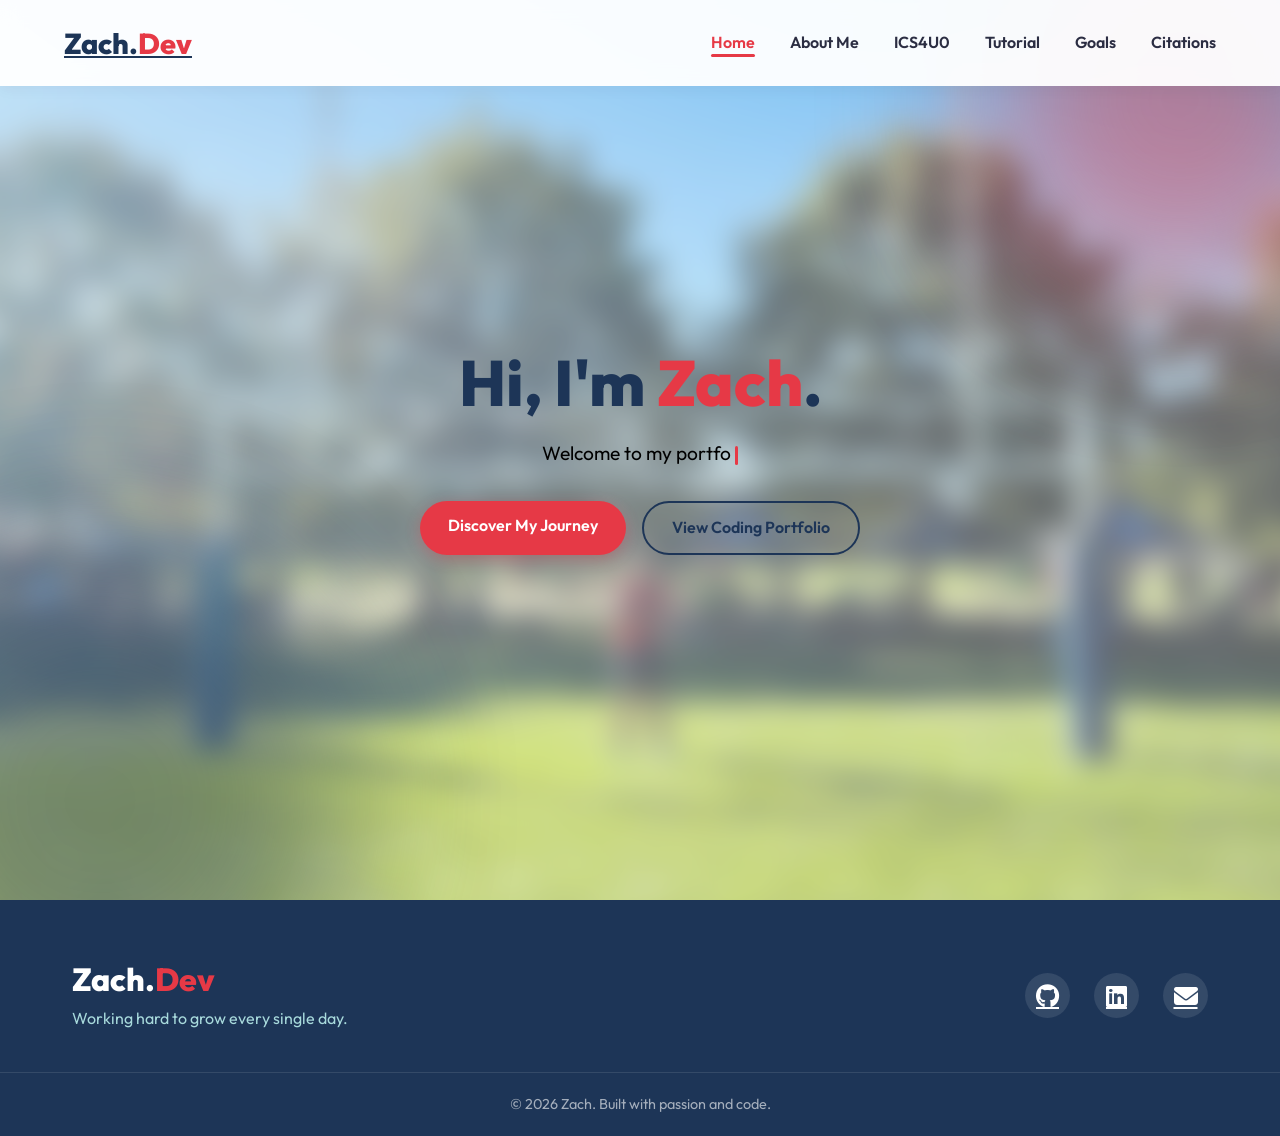
<file: index.html>
<!DOCTYPE html>
<html lang="en">

<head>
    <meta charset="UTF-8">
    <meta name="viewport" content="width=device-width, initial-scale=1.0">
    <meta name="description" content="Zach's Portfolio - Music, Cultural Dance, Teams, and ICS4U0 Programming Journey.">
    <title>Zach | Home</title>
    <!-- Google Fonts -->
    <link rel="preconnect" href="https://fonts.googleapis.com">
    <link rel="preconnect" href="https://fonts.gstatic.com" crossorigin>
    <link
        href="https://fonts.googleapis.com/css2?family=Outfit:wght@300;400;600;800&family=Roboto+Mono:wght@400;600&display=swap"
        rel="stylesheet">
    <!-- FontAwesome for Icons -->
    <link rel="stylesheet" href="https://cdnjs.cloudflare.com/ajax/libs/font-awesome/6.4.0/css/all.min.css">
    <link rel="stylesheet" href="style.css">
</head>

<body>
    <!-- Navbar -->
    <header class="navbar">
        <a href="index.html" class="logo">Zach.<span>Dev</span></a>
        <button class="mobile-menu-btn" aria-label="Toggle navigation">
            <i class="fa-solid fa-bars"></i>
        </button>
        <nav class="nav-links">
            <a href="index.html" class="active">Home</a>
            <a href="about.html">About Me</a>
            <a href="ics4u0.html">ICS4U0</a>
            <a href="tutorial.html">Tutorial</a>
            <a href="goals.html">Goals</a>
            <a href="bibliography.html">Citations</a>
        </nav>
    </header>

    <!-- Hero Section -->
    <section id="hero" class="hero section">
        <div class="hero-content reveal">
            <h1>Hi, I'm <span class="highlight">Zach</span>.</h1>
            <p>Welcome to my portfolio. I am a grade 11 student who is passionate about academics, technology,
                athletics, and music.</p>
            <div class="hero-buttons">
                <a href="about.html" class="btn btn-primary">Discover My Journey</a>
                <a href="ics4u0.html" class="btn btn-secondary">View Coding Portfolio</a>
            </div>
        </div>
        <div class="hero-shapes">
            <div class="shape shape-1"></div>
            <div class="shape shape-2"></div>
        </div>
    </section>

    <!-- Footer -->
    <footer class="footer">
        <div class="container footer-content">
            <div class="footer-brand">
                <h3>Zach.<span>Dev</span></h3>
                <p>Working hard to grow every single day.</p>
            </div>
            <div class="footer-socials">
                <a href="https://github.com/zachr54" target="_blank" rel="noopener noreferrer" aria-label="GitHub"><i class="fa-brands fa-github"></i></a>
                <a href="https://www.linkedin.com/in/zachary-rusafov/" target="_blank" rel="noopener noreferrer" aria-label="LinkedIn"><i class="fa-brands fa-linkedin"></i></a>
                <a href="mailto:zachary.rusafov@gmail.com" aria-label="Email"><i class="fa-solid fa-envelope"></i></a>
            </div>
        </div>
        <div class="footer-bottom">
            <p>&copy; 2026 Zach. Built with passion and code.</p>
        </div>
    </footer>

    <script src="script.js"></script>
</body>

</html>
</file>
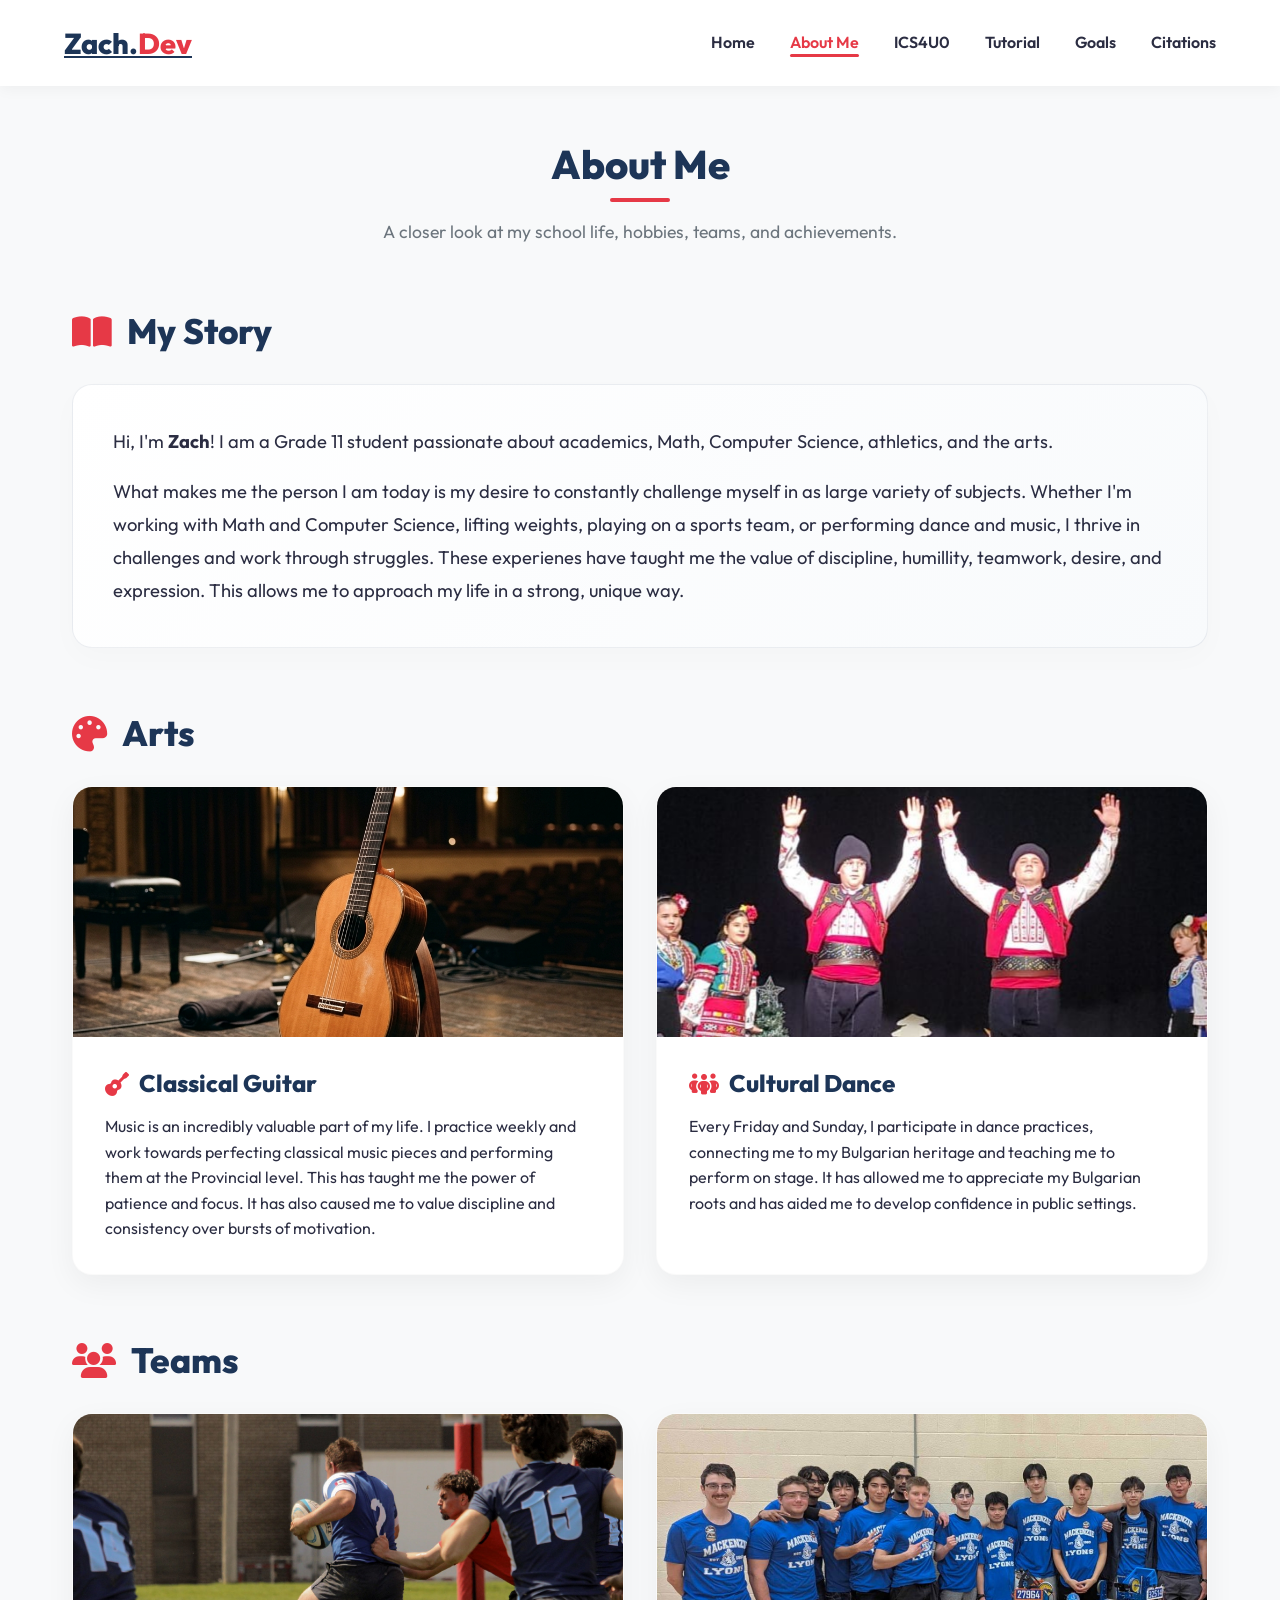
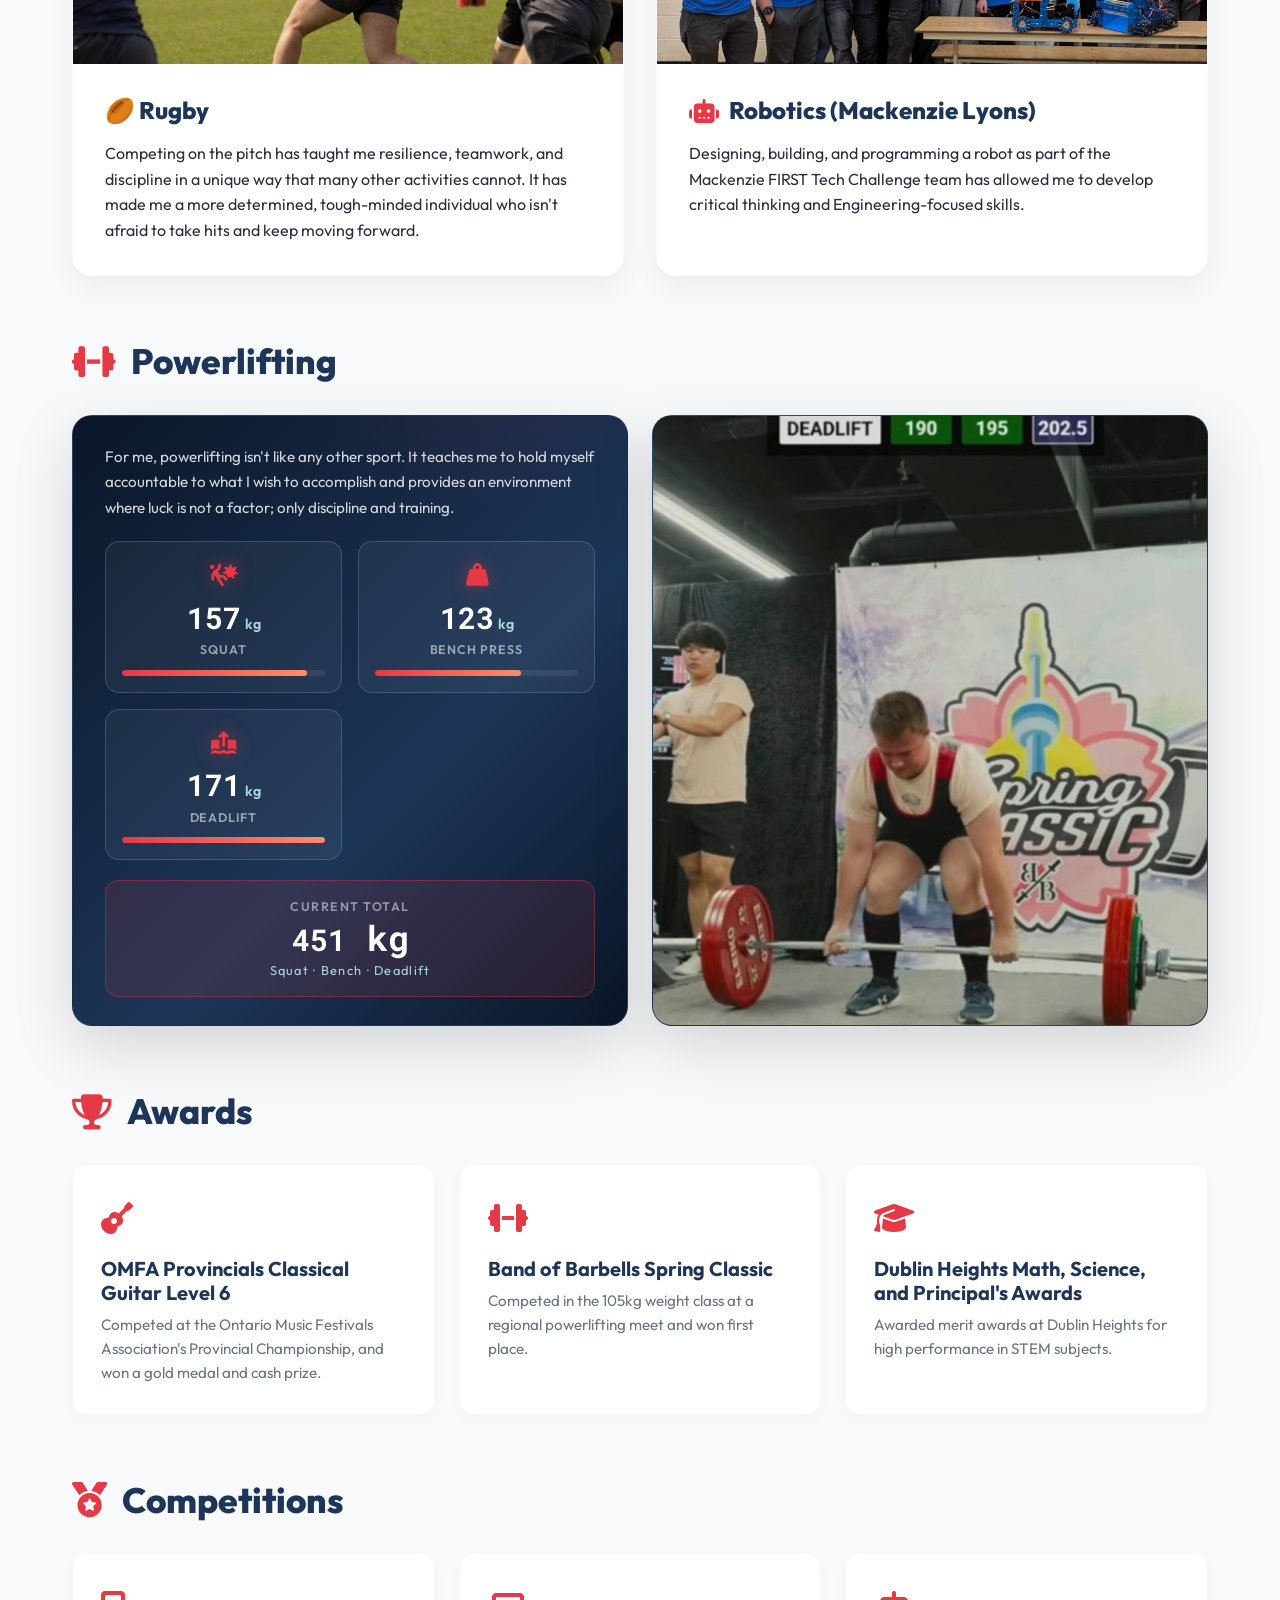
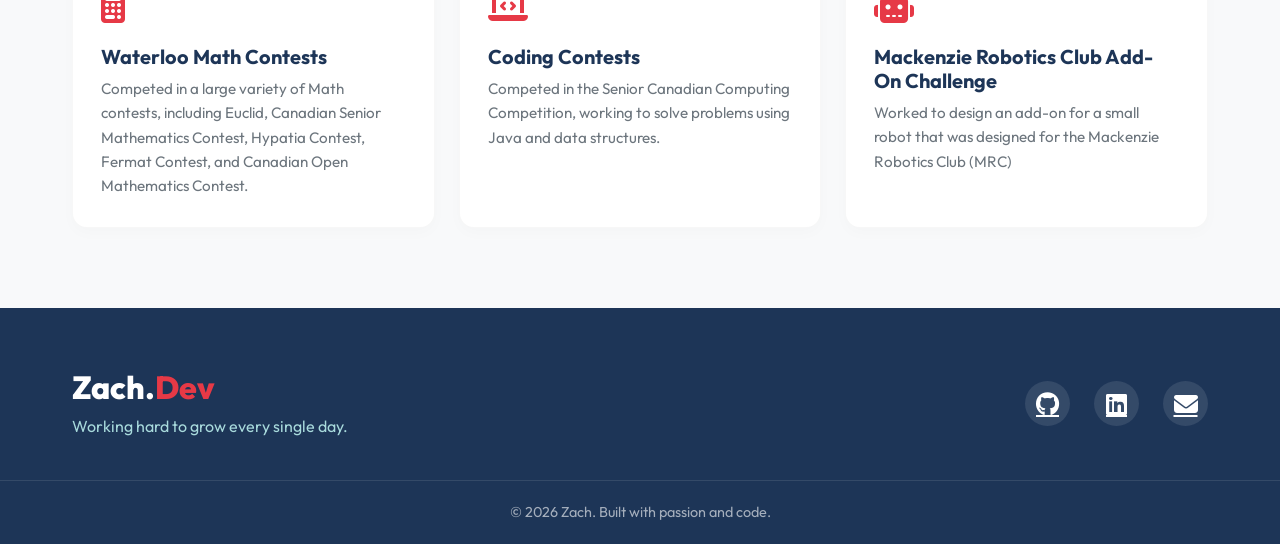
<file: about.html>
<!DOCTYPE html>
<html lang="en">

<head>
    <meta charset="UTF-8">
    <meta name="viewport" content="width=device-width, initial-scale=1.0">
    <meta name="description" content="About Zach - Classical Guitar, Cultural Folk Dance, Rugby, Robotics, Powerlifting, Awards, and Competitions.">
    <title>Zach | About Me</title>
    <!-- Google Fonts -->
    <link rel="preconnect" href="https://fonts.googleapis.com">
    <link rel="preconnect" href="https://fonts.gstatic.com" crossorigin>
    <link
        href="https://fonts.googleapis.com/css2?family=Outfit:wght@300;400;600;800&family=Roboto+Mono:wght@400;600&display=swap"
        rel="stylesheet">
    <!-- FontAwesome for Icons -->
    <link rel="stylesheet" href="https://cdnjs.cloudflare.com/ajax/libs/font-awesome/6.4.0/css/all.min.css">
    <link rel="stylesheet" href="style.css">
</head>

<body>
    <!-- Navbar -->
    <header class="navbar">
        <a href="index.html" class="logo">Zach.<span>Dev</span></a>
        <button class="mobile-menu-btn" aria-label="Toggle navigation">
            <i class="fa-solid fa-bars"></i>
        </button>
        <nav class="nav-links">
            <a href="index.html">Home</a>
            <a href="about.html" class="active">About Me</a>
            <a href="ics4u0.html">ICS4U0</a>
            <a href="tutorial.html">Tutorial</a>
            <a href="goals.html">Goals</a>
            <a href="bibliography.html">Citations</a>
        </nav>
    </header>

    <!-- About Me Section -->
    <section id="about" class="about section" style="padding-top: 140px; padding-bottom: 80px;">
        <div class="container reveal">
            <h2 class="section-title">About Me</h2>
            <p class="section-subtitle">A closer look at my school life, hobbies, teams, and achievements.</p>
            
            <!-- 1. My Story -->
            <h3 class="subsection-title"><i class="fa-solid fa-book-open"></i> My Story</h3>
            <div class="about-intro-card reveal" style="margin-bottom: 3rem;">
                <p style="margin-bottom: 1rem;">
                    Hi, I'm <strong>Zach</strong>! I am a Grade 11 student passionate about academics, Math, Computer Science, athletics, and the arts. 
                </p>
                <p>
                    What makes me the person I am today is my desire to constantly challenge myself in as large variety of subjects. Whether I'm working with Math and Computer Science, lifting weights, playing on a sports team, or performing dance and music, I thrive in challenges and work through struggles. These experienes have taught me the value of discipline, humillity, teamwork, desire, and expression. This allows me to approach my life in a strong, unique way.
                </p>
            </div>

            <!-- 2. Arts Section -->
            <h3 class="subsection-title"><i class="fa-solid fa-palette"></i> Arts</h3>
            <div class="grid-2" style="margin-bottom: 3rem;">
                <div class="card about-card reveal">
                    <div class="card-image-wrapper">
                        <img src="assets/music.png" alt="Zach playing Classical Guitar" loading="lazy" class="card-img"
                            id="img-music">
                    </div>
                    <div class="card-content">
                        <h3><i class="fa-solid fa-guitar"></i> Classical Guitar</h3>
                        <p>Music is an incredibly valuable part of my life. I practice weekly and work towards perfecting classical music pieces and performing them at the Provincial level. This has taught me the power of patience and focus. It has also caused me to value discipline and consistency over bursts of motivation.</p>
                    </div>
                </div>
                <div class="card about-card reveal" style="transition-delay: 0.15s;">
                    <div class="card-image-wrapper">
                        <img src="assets/dance.png" alt="Zach performing Cultural Folk Dance" loading="lazy" class="card-img"
                            id="img-dance">
                    </div>
                    <div class="card-content">
                        <h3><i class="fa-solid fa-people-group"></i> Cultural Dance</h3>
                        <p>Every Friday and Sunday, I participate in dance practices, connecting me to my Bulgarian heritage and teaching me to perform on stage. It has allowed me to appreciate my Bulgarian roots and has aided me to develop confidence in public settings.</p>
                    </div>
                </div>
            </div>

            <!-- 3. Teams Section -->
            <h3 class="subsection-title"><i class="fa-solid fa-users"></i> Teams</h3>
            <div class="grid-2" style="margin-bottom: 3rem;">
                <div class="card team-card reveal">
                    <div class="card-image-wrapper">
                        <img src="assets/rugby.png" alt="Zach's Rugby Team" loading="lazy" class="card-img"
                            id="img-rugby">
                    </div>
                    <div class="card-content">
                        <h3>🏉 Rugby</h3>
                        <p>Competing on the pitch has taught me resilience, teamwork, and discipline in a unique way that many other activities cannot. It has made me a more determined, tough-minded individual who isn't afraid to take hits and keep moving forward.</p>
                    </div>
                </div>
                <div class="card team-card reveal" style="transition-delay: 0.15s;">
                    <div class="card-image-wrapper">
                        <img src="assets/robotics.png" alt="Mackenzie Lyons Robotics Team" loading="lazy"
                            class="card-img" id="img-robotics">
                    </div>
                    <div class="card-content">
                        <h3><i class="fa-solid fa-robot"></i> Robotics (Mackenzie Lyons)</h3>
                        <p>Designing, building, and programming a robot as part of the Mackenzie FIRST Tech Challenge team has allowed me to develop critical thinking and Engineering-focused skills.</p>
                    </div>
                </div>
            </div>

            <!-- 4. Powerlifting Section -->
            <h3 class="subsection-title"><i class="fa-solid fa-dumbbell"></i> Powerlifting</h3>
            <div class="powerlifting-layout reveal">

                <!-- Left: Interactive Stats -->
                <div class="powerlifting-section">
                    <div class="powerlifting-intro">
                        <p>For me, powerlifting isn't like any other sport. It teaches me to hold myself accountable to what I wish to accomplish and provides an environment where luck is not a factor; only discipline and training.</p>
                    </div>
                    <div class="lift-stats">
                        <div class="lift-card">
                            <div class="lift-icon"><i class="fa-solid fa-person-falling-burst"></i></div>
                            <div class="lift-number"><span class="lift-counter" data-target="185">0</span><span class="lift-unit">kg</span></div>
                            <div class="lift-label">Squat</div>
                            <div class="lift-bar-wrap"><div class="lift-bar" data-pct="91"></div></div>
                        </div>
                        <div class="lift-card">
                            <div class="lift-icon"><i class="fa-solid fa-weight-hanging"></i></div>
                            <div class="lift-number"><span class="lift-counter" data-target="145">0</span><span class="lift-unit">kg</span></div>
                            <div class="lift-label">Bench Press</div>
                            <div class="lift-bar-wrap"><div class="lift-bar" data-pct="72"></div></div>
                        </div>
                        <div class="lift-card">
                            <div class="lift-icon"><i class="fa-solid fa-arrow-up-from-ground-water"></i></div>
                            <div class="lift-number"><span class="lift-counter" data-target="202" data-decimal=".5">0</span><span class="lift-unit">kg</span></div>
                            <div class="lift-label">Deadlift</div>
                            <div class="lift-bar-wrap"><div class="lift-bar" data-pct="100"></div></div>
                        </div>
                    </div>
                    <div class="powerlifting-total">
                        <div class="total-label">Current Total</div>
                        <div class="total-number"><span class="lift-counter" data-target="532" data-decimal=".5">0</span> kg</div>
                        <div class="total-sub">Squat · Bench · Deadlift</div>
                    </div>
                </div>

                <!-- Right: Photo -->
                <div class="powerlifting-photo-col">
                    <div class="powerlifting-photo-frame">
                        <!-- Replace src with your actual photo path e.g. assets/powerlifting.jpg -->
                        <img src="assets/powerlifting.jpeg" alt="Zach powerlifting" class="powerlifting-photo" id="img-powerlifting"
                             onerror="this.style.display='none'; this.nextElementSibling.style.display='flex';">
                        <div class="photo-placeholder">
                            <i class="fa-solid fa-dumbbell"></i>
                            <span>Add a photo here</span>
                            <small>assets/powerlifting.jpg</small>
                        </div>
                    </div>
                </div>

            </div>

            <!-- 5. Awards Section -->
            <h3 class="subsection-title"><i class="fa-solid fa-trophy"></i> Awards</h3>
            <div class="awards-grid" style="margin-bottom: 3rem;">
                <div class="award-item reveal">
                    <div class="award-icon"><i class="fa-solid fa-guitar"></i></div>
                    <h4>OMFA Provincials Classical Guitar Level 6</h4>
                    <p>Competed at the Ontario Music Festivals Association's Provincial Championship, and won a gold medal and cash prize.</p>
                </div>
                <div class="award-item reveal" style="transition-delay: 0.1s;">
                    <div class="award-icon"><i class="fa-solid fa-dumbbell"></i></div>
                    <h4>Band of Barbells Spring Classic</h4>
                    <p>Competed in the 105kg weight class at a regional powerlifting meet and won first place.</p>
                </div>
                <div class="award-item reveal" style="transition-delay: 0.2s;">
                    <div class="award-icon"><i class="fa-solid fa-graduation-cap"></i></div>
                    <h4>Dublin Heights Math, Science, and Principal's Awards</h4>
                    <p>Awarded merit awards at Dublin Heights for high performance in STEM subjects.</p>
                </div>
            </div>

            <!-- 5. Competitions Section -->
            <h3 class="subsection-title"><i class="fa-solid fa-medal"></i> Competitions</h3>
            <div class="competitions-grid">
                <div class="competition-item reveal">
                    <div class="competition-icon"><i class="fa-solid fa-calculator"></i></div>
                    <h4>Waterloo Math Contests</h4>
                    <p>Competed in a large variety of Math contests, including Euclid, Canadian Senior Mathematics Contest, Hypatia Contest, Fermat Contest, and Canadian Open Mathematics Contest.</p>
                </div>
                <div class="competition-item reveal" style="transition-delay: 0.1s;">
                    <div class="competition-icon"><i class="fa-solid fa-laptop-code"></i></div>
                    <h4>Coding Contests</h4>
                    <p>Competed in the Senior Canadian Computing Competition, working to solve problems using Java and data structures.</p>
                </div>
                <div class="competition-item reveal" style="transition-delay: 0.2s;">
                    <div class="competition-icon"><i class="fa-solid fa-robot"></i></div>
                    <h4>Mackenzie Robotics Club Add-On Challenge</h4>
                    <p>Worked to design an add-on for a small robot that was designed for the Mackenzie Robotics Club (MRC)</p>
                </div>
            </div>

        </div>
    </section>

    <!-- Footer -->
    <footer class="footer">
        <div class="container footer-content">
            <div class="footer-brand">
                <h3>Zach.<span>Dev</span></h3>
                <p>Working hard to grow every single day.</p>
            </div>
            <div class="footer-socials">
                <a href="https://github.com/zachr54" target="_blank" rel="noopener noreferrer" aria-label="GitHub"><i class="fa-brands fa-github"></i></a>
                <a href="https://www.linkedin.com/in/zachary-rusafov/" target="_blank" rel="noopener noreferrer" aria-label="LinkedIn"><i class="fa-brands fa-linkedin"></i></a>
                <a href="mailto:zachary.rusafov@gmail.com" aria-label="Email"><i class="fa-solid fa-envelope"></i></a>
            </div>
        </div>
        <div class="footer-bottom">
            <p>&copy; 2026 Zach. Built with passion and code.</p>
        </div>
    </footer>

    <script src="script.js"></script>
</body>

</html>
</file>
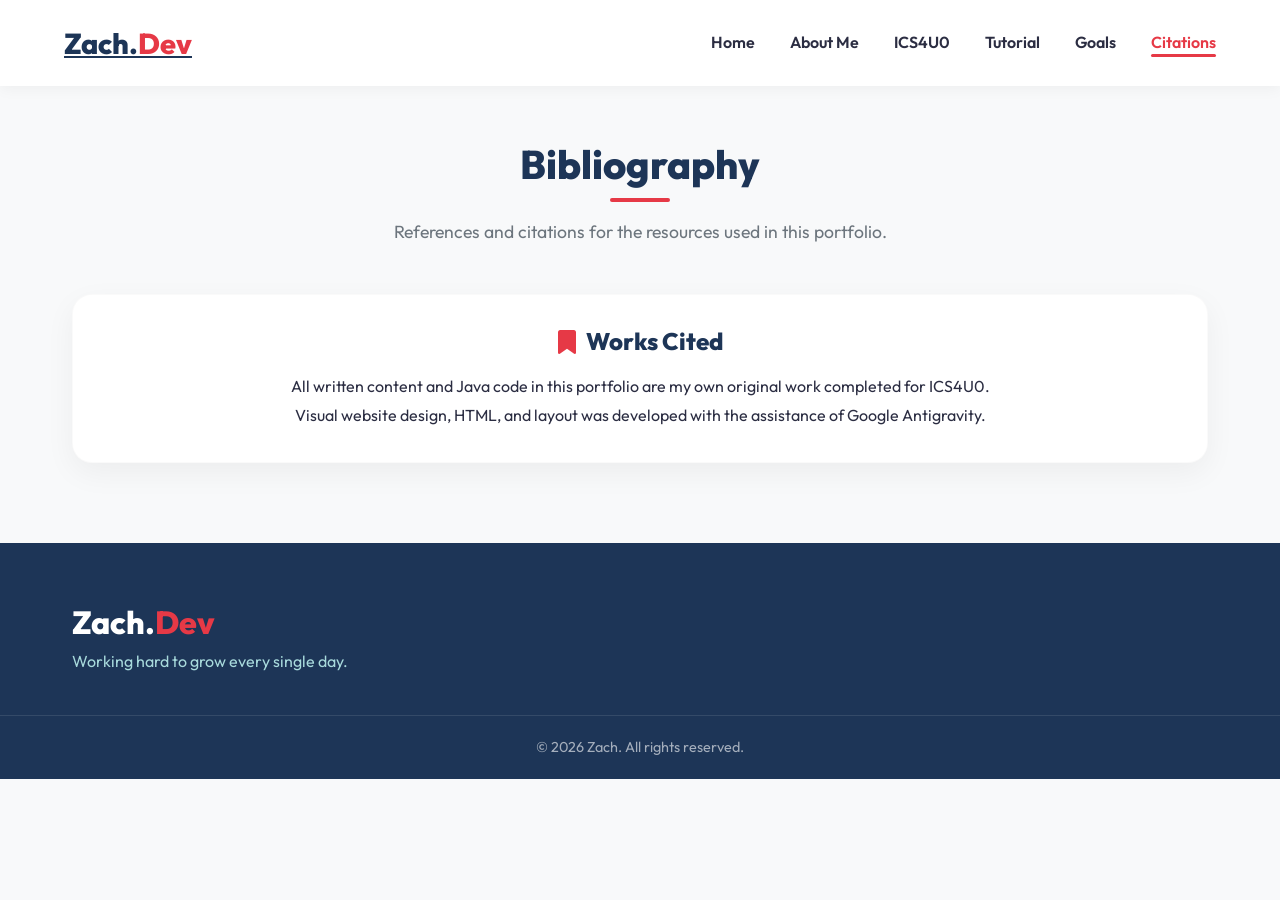
<file: bibliography.html>
<!DOCTYPE html>
<html lang="en">
<head>
    <meta charset="UTF-8">
    <meta name="viewport" content="width=device-width, initial-scale=1.0">
    <meta name="description" content="Zach's Bibliography and Citations.">
    <title>Zach | Bibliography</title>
    <!-- Google Fonts -->
    <link rel="preconnect" href="https://fonts.googleapis.com">
    <link rel="preconnect" href="https://fonts.gstatic.com" crossorigin>
    <link href="https://fonts.googleapis.com/css2?family=Outfit:wght@300;400;600;800&family=Roboto+Mono:wght@400;600&display=swap" rel="stylesheet">
    <!-- FontAwesome for Icons -->
    <link rel="stylesheet" href="https://cdnjs.cloudflare.com/ajax/libs/font-awesome/6.4.0/css/all.min.css">
    <link rel="stylesheet" href="style.css">
</head>
<body>
    <!-- Navbar -->
    <header class="navbar">
        <a href="index.html" class="logo">Zach.<span>Dev</span></a>
        <button class="mobile-menu-btn" aria-label="Toggle navigation">
            <i class="fa-solid fa-bars"></i>
        </button>
        <nav class="nav-links">
            <a href="index.html">Home</a>
            <a href="about.html">About Me</a>
            <a href="ics4u0.html">ICS4U0</a>
            <a href="tutorial.html">Tutorial</a>
            <a href="goals.html">Goals</a>
            <a href="bibliography.html" class="active">Citations</a>
        </nav>
    </header>

    <!-- Main Content -->
    <section class="section" style="padding-top: 140px; padding-bottom: 80px;">
        <div class="container reveal">
            <h2 class="section-title">Bibliography</h2>
            <p class="section-subtitle">References and citations for the resources used in this portfolio.</p>

            <div class="card goals-card bibliography-card" style="margin-top: 2rem;">
                <h3><i class="fa-solid fa-bookmark"></i> Works Cited</h3>
                <p>All written content and Java code in this portfolio are my own original work completed for ICS4U0.</p>
                <p>Visual website design, HTML, and layout was developed with the assistance of Google Antigravity.</p>
            </div>
        </div>
    </section>

    <!-- Footer -->
    <footer class="footer">
        <div class="container footer-content">
            <div class="footer-brand">
                <h3>Zach.<span>Dev</span></h3>
                <p>Working hard to grow every single day.</p>
            </div>
        </div>
        <div class="footer-bottom">
            <p>&copy; 2026 Zach. All rights reserved.</p>
        </div>
    </footer>
    <script src="script.js"></script>
</body>
</html>
</file>
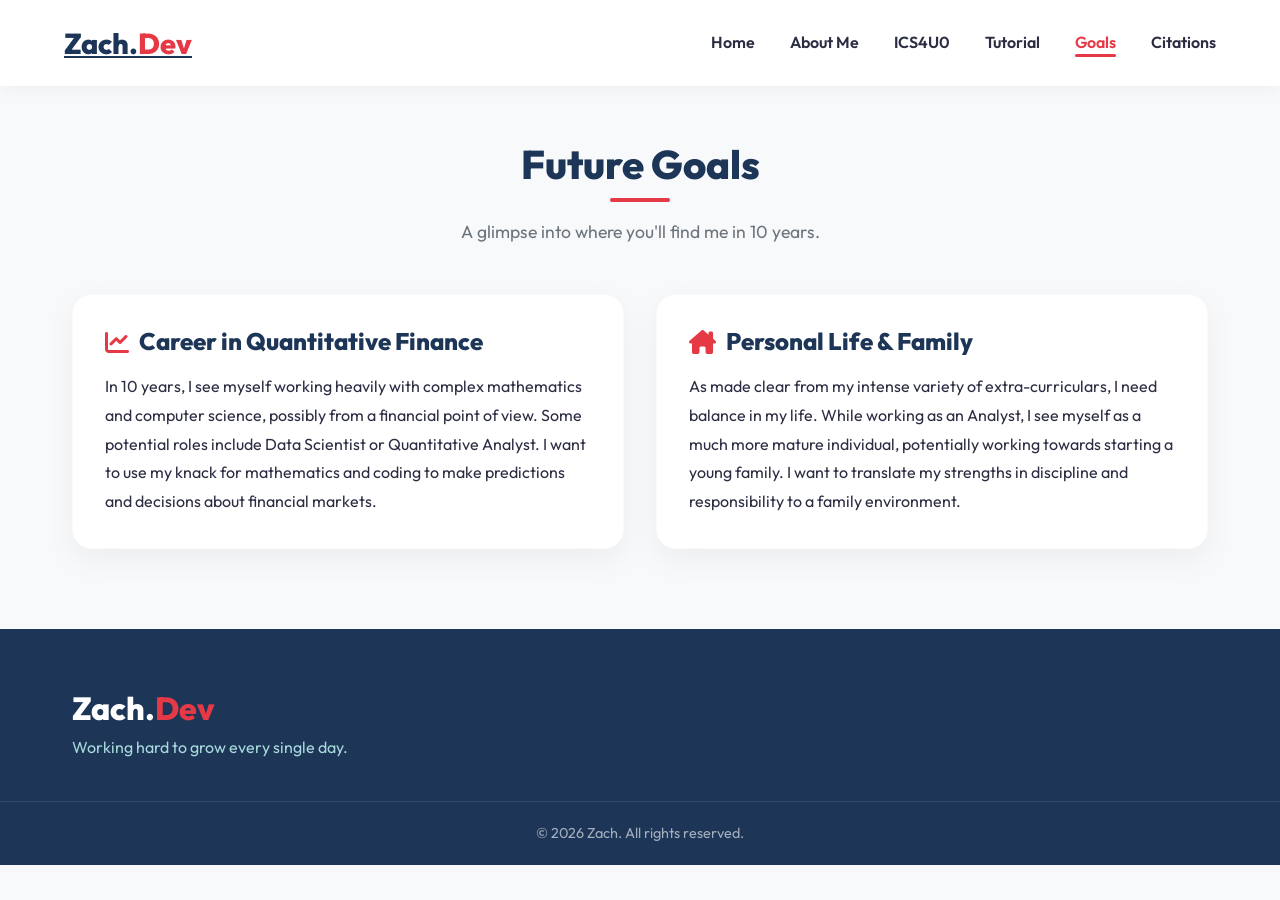
<file: goals.html>
<!DOCTYPE html>
<html lang="en">
<head>
    <meta charset="UTF-8">
    <meta name="viewport" content="width=device-width, initial-scale=1.0">
    <meta name="description" content="Zach's Future Goals.">
    <title>Zach | Future Goals</title>
    <!-- Google Fonts -->
    <link rel="preconnect" href="https://fonts.googleapis.com">
    <link rel="preconnect" href="https://fonts.gstatic.com" crossorigin>
    <link href="https://fonts.googleapis.com/css2?family=Outfit:wght@300;400;600;800&family=Roboto+Mono:wght@400;600&display=swap" rel="stylesheet">
    <!-- FontAwesome for Icons -->
    <link rel="stylesheet" href="https://cdnjs.cloudflare.com/ajax/libs/font-awesome/6.4.0/css/all.min.css">
    <link rel="stylesheet" href="style.css">
</head>
<body>
    <!-- Navbar -->
    <header class="navbar">
        <a href="index.html" class="logo">Zach.<span>Dev</span></a>
        <button class="mobile-menu-btn" aria-label="Toggle navigation">
            <i class="fa-solid fa-bars"></i>
        </button>
        <nav class="nav-links">
            <a href="index.html">Home</a>
            <a href="about.html">About Me</a>
            <a href="ics4u0.html">ICS4U0</a>
            <a href="tutorial.html">Tutorial</a>
            <a href="goals.html" class="active">Goals</a>
            <a href="bibliography.html">Citations</a>
        </nav>
    </header>

    <!-- Main Content -->
    <section class="section" style="padding-top: 140px; padding-bottom: 80px;">
        <div class="container reveal">
            <h2 class="section-title">Future Goals</h2>
            <p class="section-subtitle">A glimpse into where you'll find me in 10 years.</p>

            <div class="grid-2" style="margin-top: 2rem;">
                
                <div class="card goals-card">
                    <h3><i class="fa-solid fa-chart-line"></i> Career in Quantitative Finance</h3>
                    <p>
                        In 10 years, I see myself working heavily with complex mathematics and computer science, possibly from a financial point of view. Some potential roles include Data Scientist or Quantitative Analyst. I want to use my knack for mathematics and coding to make predictions and decisions about financial markets.
                    </p>
                </div>

                <div class="card goals-card">
                    <h3><i class="fa-solid fa-house-chimney"></i> Personal Life & Family</h3>
                    <p>
                        As made clear from my intense variety of extra-curriculars, I need balance in my life. While working as an Analyst, I see myself as a much more mature individual, potentially working towards starting a young family. I want to translate my strengths in discipline and responsibility to a family environment.
                    </p>
                </div>

            </div>
        </div>
    </section>

    <!-- Footer -->
    <footer class="footer">
        <div class="container footer-content">
            <div class="footer-brand">
                <h3>Zach.<span>Dev</span></h3>
                <p>Working hard to grow every single day.</p>
            </div>
        </div>
        <div class="footer-bottom">
            <p>&copy; 2026 Zach. All rights reserved.</p>
        </div>
    </footer>
    <script src="script.js"></script>
</body>
</html>
</file>
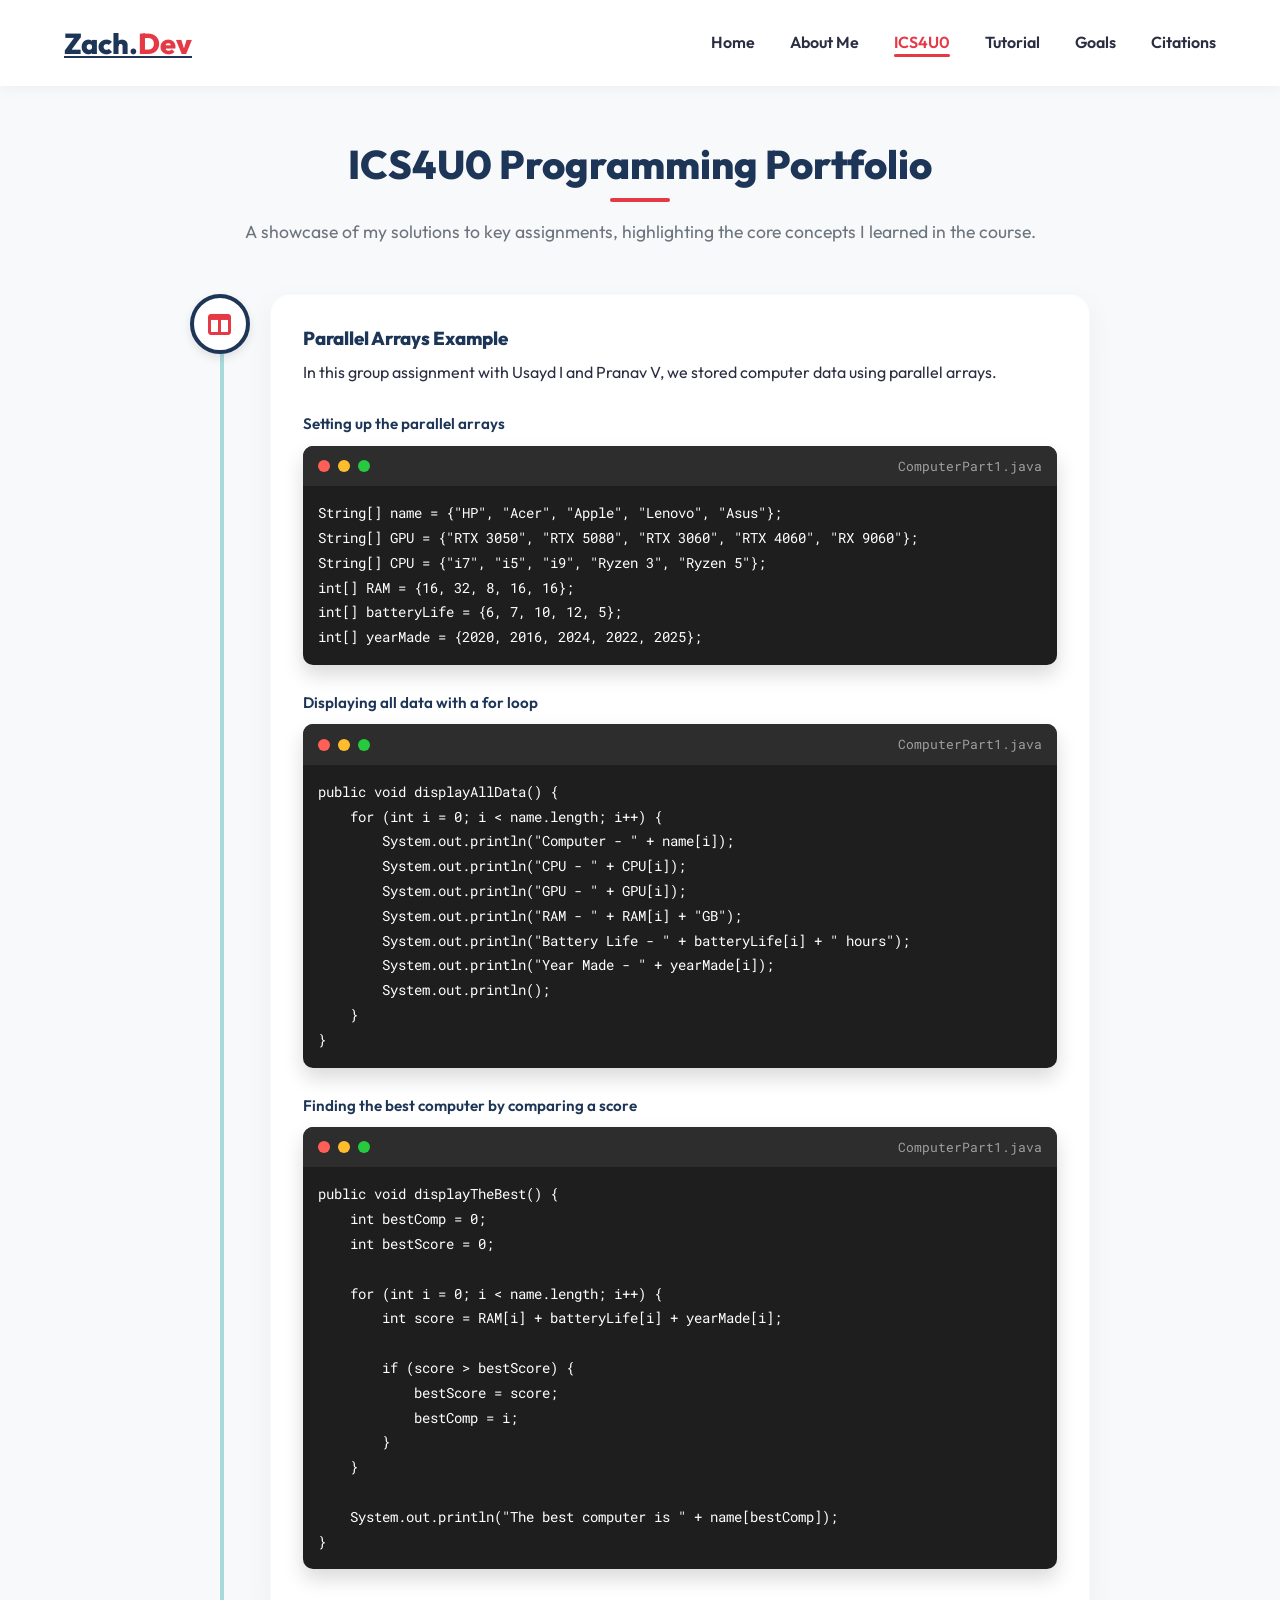
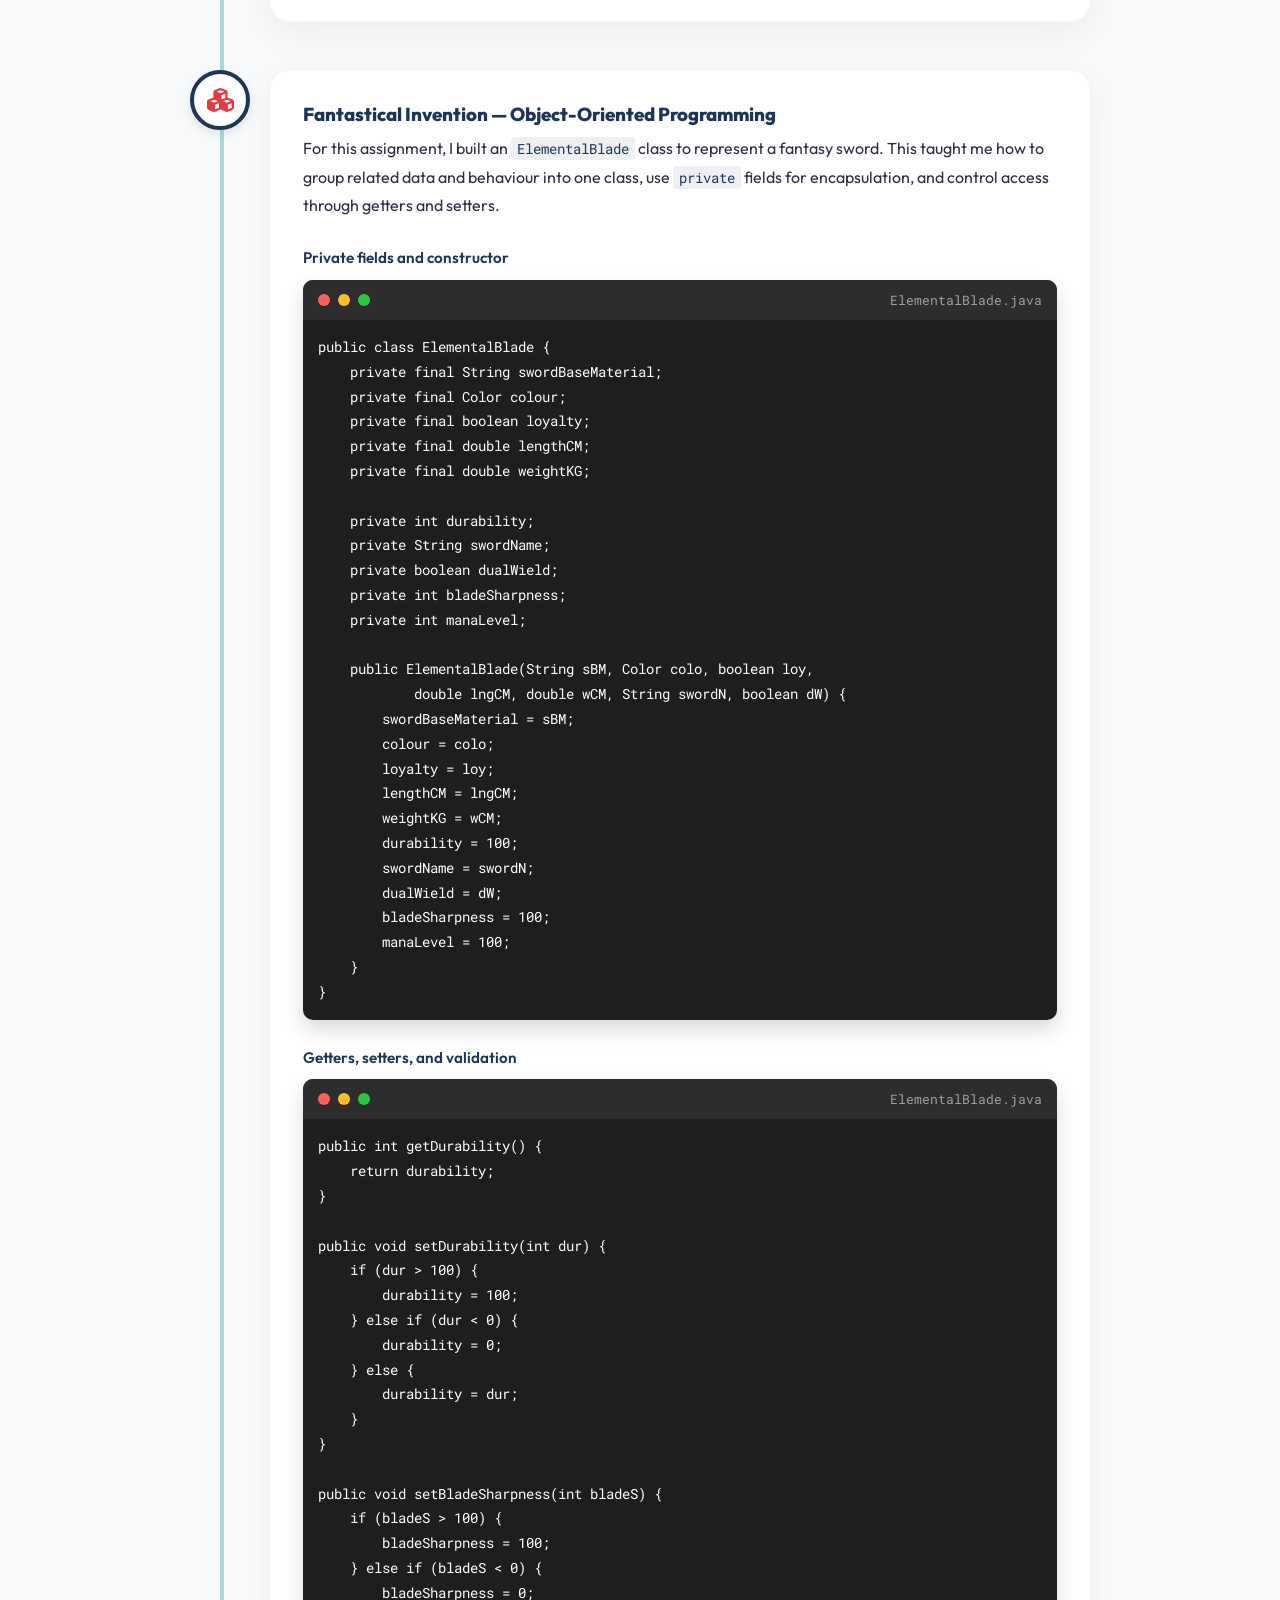
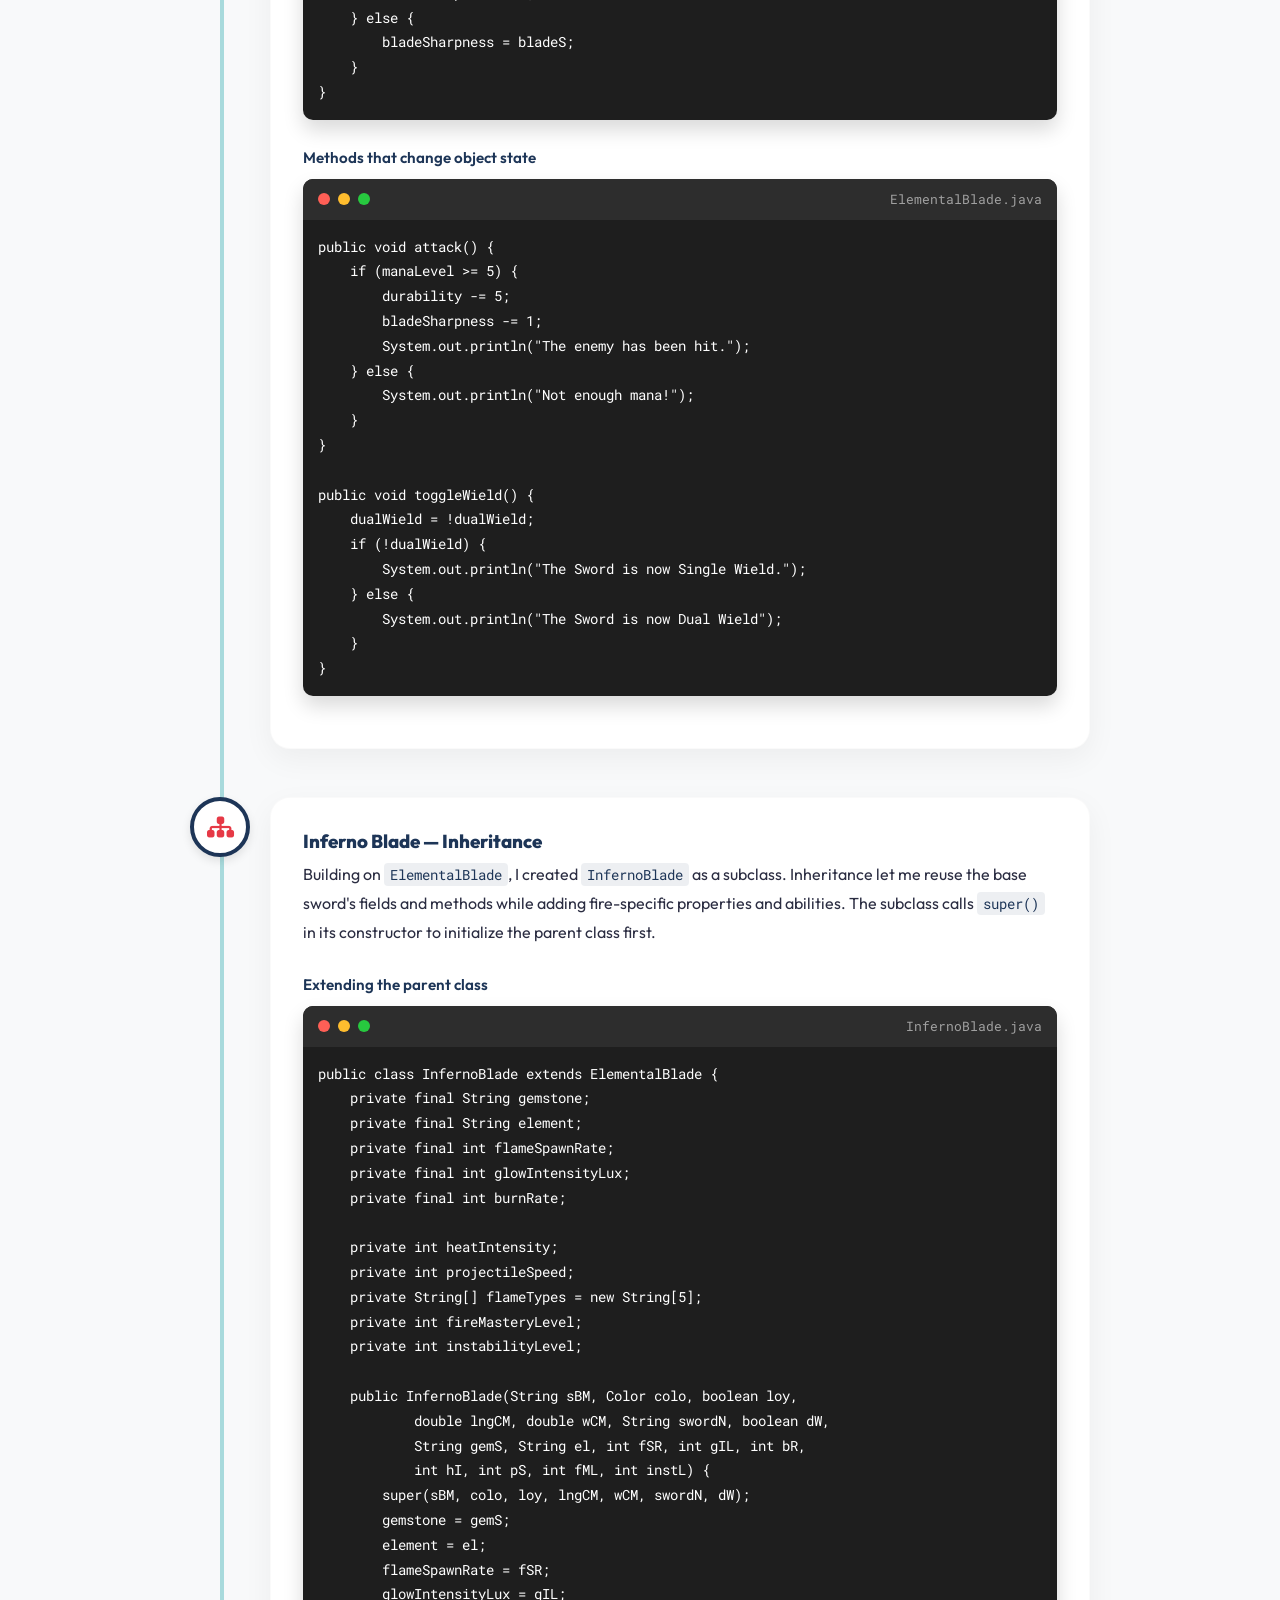
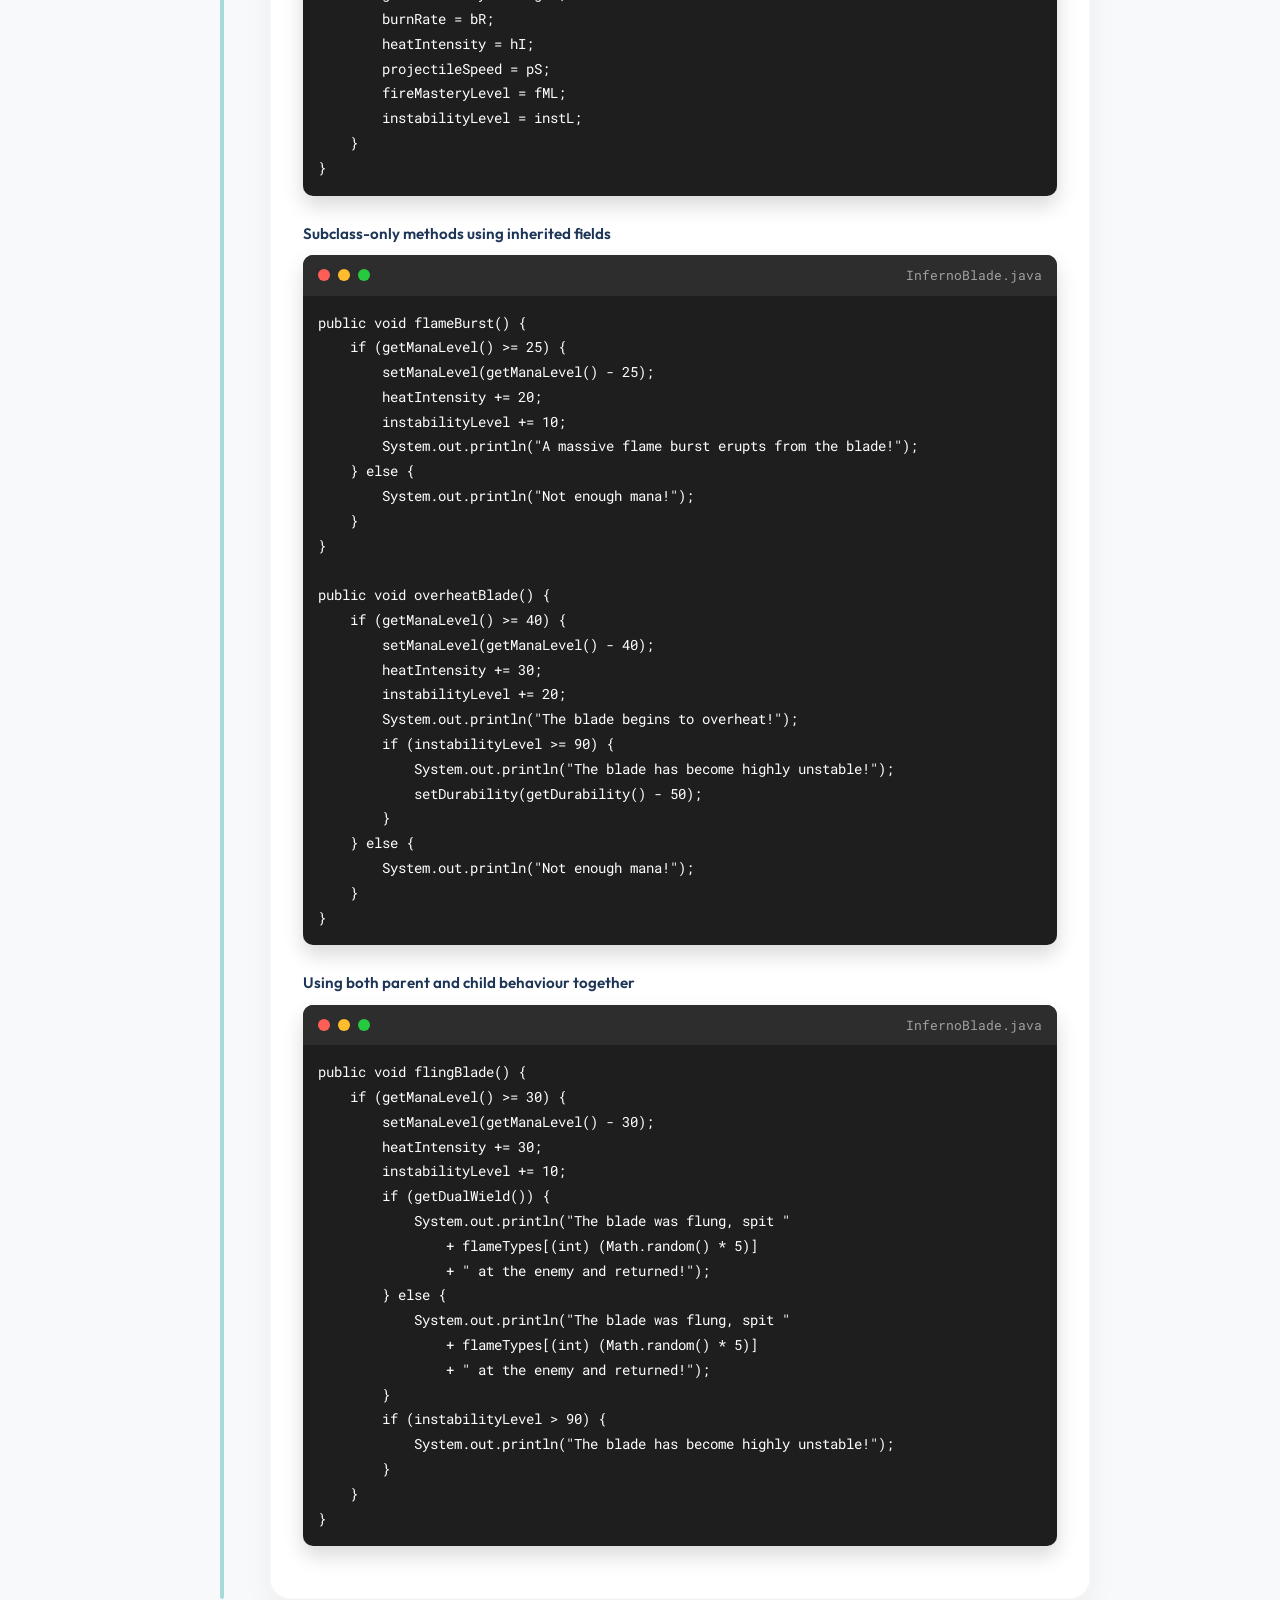
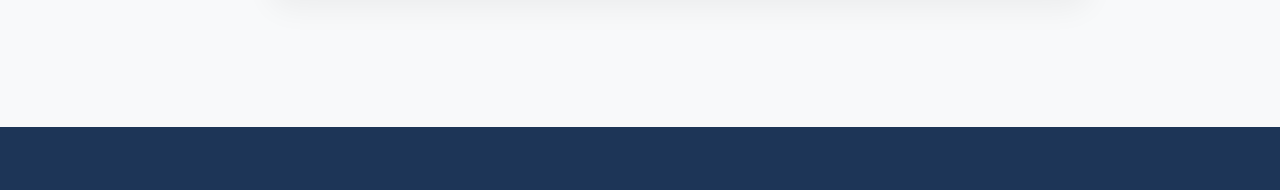
<file: ics4u0.html>
<!DOCTYPE html>
<html lang="en">

<head>
    <meta charset="UTF-8">
    <meta name="viewport" content="width=device-width, initial-scale=1.0">
    <meta name="description" content="Zach's ICS4U0 Computer Science Portfolio.">
    <title>Zach | ICS4U0 Portfolio</title>
    <!-- Google Fonts -->
    <link rel="preconnect" href="https://fonts.googleapis.com">
    <link rel="preconnect" href="https://fonts.gstatic.com" crossorigin>
    <link
        href="https://fonts.googleapis.com/css2?family=Outfit:wght@300;400;600;800&family=Roboto+Mono:wght@400;600&display=swap"
        rel="stylesheet">
    <!-- FontAwesome for Icons -->
    <link rel="stylesheet" href="https://cdnjs.cloudflare.com/ajax/libs/font-awesome/6.4.0/css/all.min.css">
    <link rel="stylesheet" href="style.css">
</head>

<body>
    <!-- Navbar -->
    <header class="navbar">
        <a href="index.html" class="logo">Zach.<span>Dev</span></a>
        <button class="mobile-menu-btn" aria-label="Toggle navigation">
            <i class="fa-solid fa-bars"></i>
        </button>
        <nav class="nav-links">
            <a href="index.html">Home</a>
            <a href="about.html">About Me</a>
            <a href="ics4u0.html" class="active">ICS4U0</a>
            <a href="tutorial.html">Tutorial</a>
            <a href="goals.html">Goals</a>
            <a href="bibliography.html">Citations</a>
        </nav>
    </header>

    <!-- ICS4U0 Portfolio Section -->
    <section id="ics4u0" class="portfolio section" style="padding-top: 140px; padding-bottom: 80px;">
        <div class="container">
            <h2 class="section-title">ICS4U0 Programming Portfolio</h2>
            <p class="section-subtitle">A showcase of my solutions to key assignments, highlighting the core concepts I learned in the course.</p>

            <div class="timeline">

                <!-- Parallel Arrays -->
                <div class="timeline-item reveal">
                    <div class="timeline-icon"><i class="fa-solid fa-table-columns"></i></div>
                    <div class="timeline-content card portfolio-entry">
                        <h3>Parallel Arrays Example</h3>
                        <p>In this group assignment with Usayd I and Pranav V, we stored computer data using parallel arrays.</p>

                        <p class="code-label">Setting up the parallel arrays</p>
                        <div class="code-showcase">
                            <div class="code-header">
                                <span class="dot red"></span>
                                <span class="dot yellow"></span>
                                <span class="dot green"></span>
                                <span class="filename">ComputerPart1.java</span>
                            </div>
                            <pre><code>String[] name = {"HP", "Acer", "Apple", "Lenovo", "Asus"};
String[] GPU = {"RTX 3050", "RTX 5080", "RTX 3060", "RTX 4060", "RX 9060"};
String[] CPU = {"i7", "i5", "i9", "Ryzen 3", "Ryzen 5"};
int[] RAM = {16, 32, 8, 16, 16};
int[] batteryLife = {6, 7, 10, 12, 5};
int[] yearMade = {2020, 2016, 2024, 2022, 2025};</code></pre>
                        </div>

                        <p class="code-label">Displaying all data with a for loop</p>
                        <div class="code-showcase">
                            <div class="code-header">
                                <span class="dot red"></span>
                                <span class="dot yellow"></span>
                                <span class="dot green"></span>
                                <span class="filename">ComputerPart1.java</span>
                            </div>
                            <pre><code>public void displayAllData() {
    for (int i = 0; i &lt; name.length; i++) {
        System.out.println("Computer - " + name[i]);
        System.out.println("CPU - " + CPU[i]);
        System.out.println("GPU - " + GPU[i]);
        System.out.println("RAM - " + RAM[i] + "GB");
        System.out.println("Battery Life - " + batteryLife[i] + " hours");
        System.out.println("Year Made - " + yearMade[i]);
        System.out.println();
    }
}</code></pre>
                        </div>

                        <p class="code-label">Finding the best computer by comparing a score</p>
                        <div class="code-showcase">
                            <div class="code-header">
                                <span class="dot red"></span>
                                <span class="dot yellow"></span>
                                <span class="dot green"></span>
                                <span class="filename">ComputerPart1.java</span>
                            </div>
                            <pre><code>public void displayTheBest() {
    int bestComp = 0;
    int bestScore = 0;

    for (int i = 0; i &lt; name.length; i++) {
        int score = RAM[i] + batteryLife[i] + yearMade[i];

        if (score &gt; bestScore) {
            bestScore = score;
            bestComp = i;
        }
    }

    System.out.println("The best computer is " + name[bestComp]);
}</code></pre>
                        </div>

                    </div>
                </div>

                <!-- OOP -->
                <div class="timeline-item reveal">
                    <div class="timeline-icon"><i class="fa-solid fa-cubes"></i></div>
                    <div class="timeline-content card portfolio-entry">
                        <h3>Fantastical Invention — Object-Oriented Programming</h3>
                        <p>For this assignment, I built an <code>ElementalBlade</code> class to represent a fantasy sword. This taught me how to group related data and behaviour into one class, use <code>private</code> fields for encapsulation, and control access through getters and setters.</p>

                        <p class="code-label">Private fields and constructor</p>
                        <div class="code-showcase">
                            <div class="code-header">
                                <span class="dot red"></span>
                                <span class="dot yellow"></span>
                                <span class="dot green"></span>
                                <span class="filename">ElementalBlade.java</span>
                            </div>
                            <pre><code>public class ElementalBlade {
    private final String swordBaseMaterial;
    private final Color colour;
    private final boolean loyalty;
    private final double lengthCM;
    private final double weightKG;

    private int durability;
    private String swordName;
    private boolean dualWield;
    private int bladeSharpness;
    private int manaLevel;

    public ElementalBlade(String sBM, Color colo, boolean loy,
            double lngCM, double wCM, String swordN, boolean dW) {
        swordBaseMaterial = sBM;
        colour = colo;
        loyalty = loy;
        lengthCM = lngCM;
        weightKG = wCM;
        durability = 100;
        swordName = swordN;
        dualWield = dW;
        bladeSharpness = 100;
        manaLevel = 100;
    }
}</code></pre>
                        </div>

                        <p class="code-label">Getters, setters, and validation</p>
                        <div class="code-showcase">
                            <div class="code-header">
                                <span class="dot red"></span>
                                <span class="dot yellow"></span>
                                <span class="dot green"></span>
                                <span class="filename">ElementalBlade.java</span>
                            </div>
                            <pre><code>public int getDurability() {
    return durability;
}

public void setDurability(int dur) {
    if (dur &gt; 100) {
        durability = 100;
    } else if (dur &lt; 0) {
        durability = 0;
    } else {
        durability = dur;
    }
}

public void setBladeSharpness(int bladeS) {
    if (bladeS &gt; 100) {
        bladeSharpness = 100;
    } else if (bladeS &lt; 0) {
        bladeSharpness = 0;
    } else {
        bladeSharpness = bladeS;
    }
}</code></pre>
                        </div>

                        <p class="code-label">Methods that change object state</p>
                        <div class="code-showcase">
                            <div class="code-header">
                                <span class="dot red"></span>
                                <span class="dot yellow"></span>
                                <span class="dot green"></span>
                                <span class="filename">ElementalBlade.java</span>
                            </div>
                            <pre><code>public void attack() {
    if (manaLevel &gt;= 5) {
        durability -= 5;
        bladeSharpness -= 1;
        System.out.println("The enemy has been hit.");
    } else {
        System.out.println("Not enough mana!");
    }
}

public void toggleWield() {
    dualWield = !dualWield;
    if (!dualWield) {
        System.out.println("The Sword is now Single Wield.");
    } else {
        System.out.println("The Sword is now Dual Wield");
    }
}</code></pre>
                        </div>

                    </div>
                </div>

                <!-- Inheritance -->
                <div class="timeline-item reveal">
                    <div class="timeline-icon"><i class="fa-solid fa-sitemap"></i></div>
                    <div class="timeline-content card portfolio-entry">
                        <h3>Inferno Blade — Inheritance</h3>
                        <p>Building on <code>ElementalBlade</code>, I created <code>InfernoBlade</code> as a subclass. Inheritance let me reuse the base sword's fields and methods while adding fire-specific properties and abilities. The subclass calls <code>super()</code> in its constructor to initialize the parent class first.</p>

                        <p class="code-label">Extending the parent class</p>
                        <div class="code-showcase">
                            <div class="code-header">
                                <span class="dot red"></span>
                                <span class="dot yellow"></span>
                                <span class="dot green"></span>
                                <span class="filename">InfernoBlade.java</span>
                            </div>
                            <pre><code>public class InfernoBlade extends ElementalBlade {
    private final String gemstone;
    private final String element;
    private final int flameSpawnRate;
    private final int glowIntensityLux;
    private final int burnRate;

    private int heatIntensity;
    private int projectileSpeed;
    private String[] flameTypes = new String[5];
    private int fireMasteryLevel;
    private int instabilityLevel;

    public InfernoBlade(String sBM, Color colo, boolean loy,
            double lngCM, double wCM, String swordN, boolean dW,
            String gemS, String el, int fSR, int gIL, int bR,
            int hI, int pS, int fML, int instL) {
        super(sBM, colo, loy, lngCM, wCM, swordN, dW);
        gemstone = gemS;
        element = el;
        flameSpawnRate = fSR;
        glowIntensityLux = gIL;
        burnRate = bR;
        heatIntensity = hI;
        projectileSpeed = pS;
        fireMasteryLevel = fML;
        instabilityLevel = instL;
    }
}</code></pre>
                        </div>

                        <p class="code-label">Subclass-only methods using inherited fields</p>
                        <div class="code-showcase">
                            <div class="code-header">
                                <span class="dot red"></span>
                                <span class="dot yellow"></span>
                                <span class="dot green"></span>
                                <span class="filename">InfernoBlade.java</span>
                            </div>
                            <pre><code>public void flameBurst() {
    if (getManaLevel() &gt;= 25) {
        setManaLevel(getManaLevel() - 25);
        heatIntensity += 20;
        instabilityLevel += 10;
        System.out.println("A massive flame burst erupts from the blade!");
    } else {
        System.out.println("Not enough mana!");
    }
}

public void overheatBlade() {
    if (getManaLevel() &gt;= 40) {
        setManaLevel(getManaLevel() - 40);
        heatIntensity += 30;
        instabilityLevel += 20;
        System.out.println("The blade begins to overheat!");
        if (instabilityLevel &gt;= 90) {
            System.out.println("The blade has become highly unstable!");
            setDurability(getDurability() - 50);
        }
    } else {
        System.out.println("Not enough mana!");
    }
}</code></pre>
                        </div>

                        <p class="code-label">Using both parent and child behaviour together</p>
                        <div class="code-showcase">
                            <div class="code-header">
                                <span class="dot red"></span>
                                <span class="dot yellow"></span>
                                <span class="dot green"></span>
                                <span class="filename">InfernoBlade.java</span>
                            </div>
                            <pre><code>public void flingBlade() {
    if (getManaLevel() &gt;= 30) {
        setManaLevel(getManaLevel() - 30);
        heatIntensity += 30;
        instabilityLevel += 10;
        if (getDualWield()) {
            System.out.println("The blade was flung, spit "
                + flameTypes[(int) (Math.random() * 5)]
                + " at the enemy and returned!");
        } else {
            System.out.println("The blade was flung, spit "
                + flameTypes[(int) (Math.random() * 5)]
                + " at the enemy and returned!");
        }
        if (instabilityLevel &gt; 90) {
            System.out.println("The blade has become highly unstable!");
        }
    }
}</code></pre>
                        </div>

                    </div>
                </div>

            </div>
        </div>
    </section>

    <!-- Footer -->
    <footer class="footer">
        <div class="container footer-content">
            <div class="footer-brand">
                <h3>Zach.<span>Dev</span></h3>
                <p>Working hard to grow every single day.</p>
            </div>
            <div class="footer-socials">
                <a href="https://github.com/zachr54" target="_blank" rel="noopener noreferrer" aria-label="GitHub"><i class="fa-brands fa-github"></i></a>
                <a href="https://www.linkedin.com/in/zachary-rusafov/" target="_blank" rel="noopener noreferrer" aria-label="LinkedIn"><i class="fa-brands fa-linkedin"></i></a>
                <a href="mailto:zachary.rusafov@gmail.com" aria-label="Email"><i class="fa-solid fa-envelope"></i></a>
            </div>
        </div>
        <div class="footer-bottom">
            <p>&copy; 2026 Zach. Built with passion and code.</p>
        </div>
    </footer>

    <script src="script.js"></script>
</body>

</html>
</file>
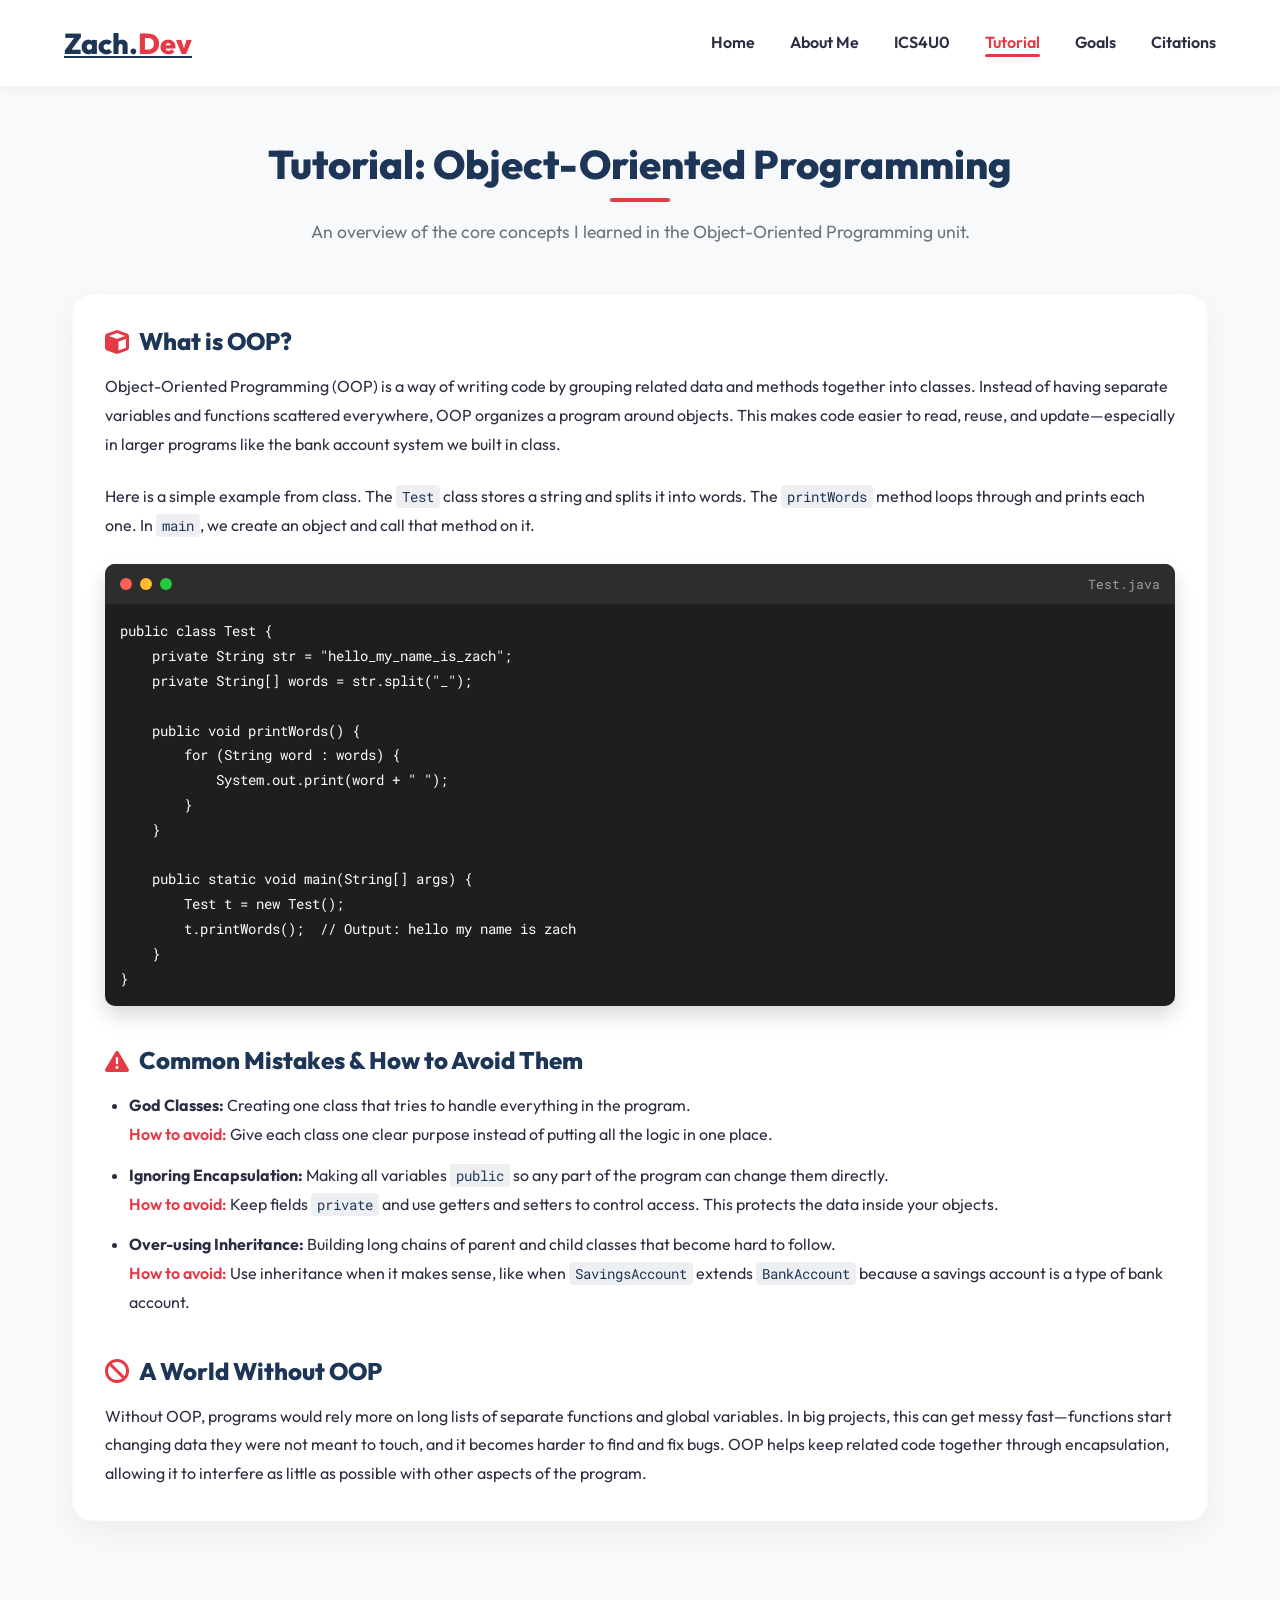
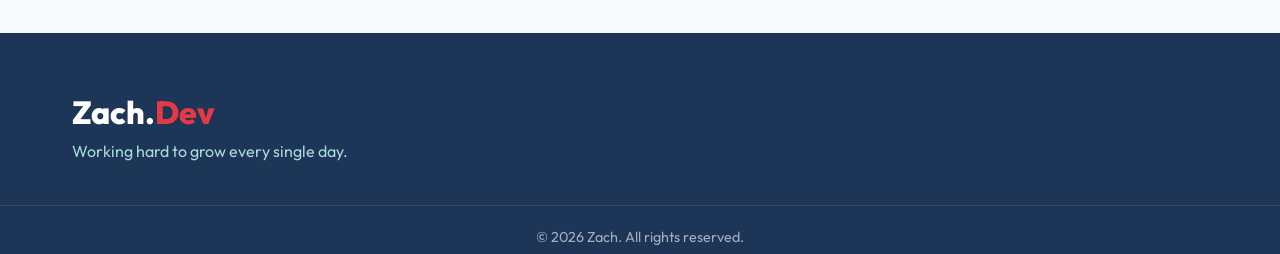
<file: tutorial.html>
<!DOCTYPE html>
<html lang="en">
<head>
    <meta charset="UTF-8">
    <meta name="viewport" content="width=device-width, initial-scale=1.0">
    <meta name="description" content="Zach's OOP Tutorial.">
    <title>Zach | OOP Tutorial</title>
    <!-- Google Fonts -->
    <link rel="preconnect" href="https://fonts.googleapis.com">
    <link rel="preconnect" href="https://fonts.gstatic.com" crossorigin>
    <link href="https://fonts.googleapis.com/css2?family=Outfit:wght@300;400;600;800&family=Roboto+Mono:wght@400;600&display=swap" rel="stylesheet">
    <!-- FontAwesome for Icons -->
    <link rel="stylesheet" href="https://cdnjs.cloudflare.com/ajax/libs/font-awesome/6.4.0/css/all.min.css">
    <link rel="stylesheet" href="style.css">
</head>
<body>
    <!-- Navbar -->
    <header class="navbar">
        <a href="index.html" class="logo">Zach.<span>Dev</span></a>
        <button class="mobile-menu-btn" aria-label="Toggle navigation">
            <i class="fa-solid fa-bars"></i>
        </button>
        <nav class="nav-links">
            <a href="index.html">Home</a>
            <a href="about.html">About Me</a>
            <a href="ics4u0.html">ICS4U0</a>
            <a href="tutorial.html" class="active">Tutorial</a>
            <a href="goals.html">Goals</a>
            <a href="bibliography.html">Citations</a>
        </nav>
    </header>

    <!-- Main Content -->
    <section class="section" style="padding-top: 140px; padding-bottom: 80px;">
        <div class="container reveal">
            <h2 class="section-title">Tutorial: Object-Oriented Programming</h2>
            <p class="section-subtitle">An overview of the core concepts I learned in the Object-Oriented Programming unit.</p>

            <div class="card tutorial-card">
                <h3><i class="fa-solid fa-cube"></i> What is OOP?</h3>
                <p>Object-Oriented Programming (OOP) is a way of writing code by grouping related data and methods together into classes. Instead of having separate variables and functions scattered everywhere, OOP organizes a program around objects. This makes code easier to read, reuse, and update—especially in larger programs like the bank account system we built in class.</p>
                <p>Here is a simple example from class. The <code>Test</code> class stores a string and splits it into words. The <code>printWords</code> method loops through and prints each one. In <code>main</code>, we create an object and call that method on it.</p>
                <div class="code-showcase">
                    <div class="code-header">
                        <span class="dot red"></span>
                        <span class="dot yellow"></span>
                        <span class="dot green"></span>
                        <span class="filename">Test.java</span>
                    </div>
                    <pre><code>public class Test {
    private String str = "hello_my_name_is_zach";
    private String[] words = str.split("_");

    public void printWords() {
        for (String word : words) {
            System.out.print(word + " ");
        }
    }

    public static void main(String[] args) {
        Test t = new Test();
        t.printWords();  // Output: hello my name is zach
    }
}</code></pre>
                </div>
                
                <h3><i class="fa-solid fa-triangle-exclamation"></i> Common Mistakes & How to Avoid Them</h3>
                <ul>
                    <li><strong>God Classes:</strong> Creating one class that tries to handle everything in the program. <br><em>How to avoid:</em> Give each class one clear purpose instead of putting all the logic in one place.</li>
                    <li><strong>Ignoring Encapsulation:</strong> Making all variables <code>public</code> so any part of the program can change them directly. <br><em>How to avoid:</em> Keep fields <code>private</code> and use getters and setters to control access. This protects the data inside your objects.</li>
                    <li><strong>Over-using Inheritance:</strong> Building long chains of parent and child classes that become hard to follow. <br><em>How to avoid:</em> Use inheritance when it makes sense, like when <code>SavingsAccount</code> extends <code>BankAccount</code> because a savings account is a type of bank account.</li>
                </ul>

                <h3><i class="fa-solid fa-ban"></i> A World Without OOP</h3>
                <p>Without OOP, programs would rely more on long lists of separate functions and global variables. In big projects, this can get messy fast—functions start changing data they were not meant to touch, and it becomes harder to find and fix bugs. OOP helps keep related code together through encapsulation, allowing it to interfere as little as possible with other aspects of the program.</p>

            </div>
        </div>
    </section>

    <!-- Footer -->
    <footer class="footer">
        <div class="container footer-content">
            <div class="footer-brand">
                <h3>Zach.<span>Dev</span></h3>
                <p>Working hard to grow every single day.</p>
            </div>
        </div>
        <div class="footer-bottom">
            <p>&copy; 2026 Zach. All rights reserved.</p>
        </div>
    </footer>
    <script src="script.js"></script>
</body>
</html>
</file>
<file: style.css>
/* Base & CSS Variables */
:root {
    --primary-red: #e63946;
    --primary-red-hover: #c42b37;
    --primary-blue: #1d3557;
    --secondary-blue: #457b9d;
    --light-blue: #a8dadc;
    --bg-color: #f8f9fa;
    --bg-alt: #ffffff;
    --text-main: #2b2d42;
    --text-muted: #6c757d;
    --transition: all 0.3s ease;
    --font-main: 'Outfit', sans-serif;
    --font-code: 'Roboto Mono', monospace;
}

* {
    margin: 0;
    padding: 0;
    box-sizing: border-box;
}

html {
    scroll-behavior: smooth;
    scroll-padding-top: 80px;
}

body {
    font-family: var(--font-main);
    color: var(--text-main);
    background-color: var(--bg-color);
    line-height: 1.6;
    overflow-x: hidden;
}

/* Typography */
h1,
h2,
h3,
h4 {
    font-weight: 800;
    line-height: 1.2;
}

.highlight {
    color: var(--primary-red);
}

/* Layout Utilities */
.container {
    max-width: 1200px;
    margin: 0 auto;
    padding: 0 2rem;
}

.section {
    padding: 100px 0;
}

.section-title {
    font-size: 2.5rem;
    text-align: center;
    margin-bottom: 1rem;
    color: var(--primary-blue);
    position: relative;
}

.section-title::after {
    content: '';
    display: block;
    width: 60px;
    height: 4px;
    background: var(--primary-red);
    margin: 10px auto 0;
    border-radius: 2px;
}

.section-subtitle {
    text-align: center;
    color: var(--text-muted);
    margin-bottom: 3rem;
    font-size: 1.1rem;
}

.bg-alt {
    background-color: var(--bg-alt);
}

.grid-2 {
    display: grid;
    grid-template-columns: repeat(auto-fit, minmax(300px, 1fr));
    gap: 2rem;
}

/* Buttons */
.btn {
    display: inline-block;
    padding: 12px 28px;
    border-radius: 30px;
    font-weight: 600;
    text-decoration: none;
    transition: var(--transition);
    cursor: pointer;
    border: none;
}

.btn-primary {
    background-color: var(--primary-red);
    color: white;
    box-shadow: 0 4px 15px rgba(230, 57, 70, 0.3);
}

.btn-primary:hover {
    background-color: var(--primary-red-hover);
    transform: translateY(-2px);
    box-shadow: 0 6px 20px rgba(230, 57, 70, 0.4);
}

.btn-secondary {
    background-color: transparent;
    color: var(--primary-blue);
    border: 2px solid var(--primary-blue);
}

.btn-secondary:hover {
    background-color: var(--primary-blue);
    color: white;
}

/* Navbar */
.navbar {
    position: fixed;
    top: 0;
    left: 0;
    width: 100%;
    padding: 20px 5%;
    display: flex;
    justify-content: space-between;
    align-items: center;
    background: rgba(255, 255, 255, 0.95);
    backdrop-filter: blur(10px);
    z-index: 1000;
    box-shadow: 0 2px 15px rgba(0, 0, 0, 0.05);
    transition: var(--transition);
}

.navbar.scrolled {
    padding: 15px 5%;
}

.logo {
    font-size: 1.8rem;
    font-weight: 800;
    color: var(--primary-blue);
}

.logo span {
    color: var(--primary-red);
}

.nav-links a {
    text-decoration: none;
    color: var(--text-main);
    margin-left: 2rem;
    font-weight: 600;
    transition: var(--transition);
    position: relative;
}

.nav-links a::after {
    content: '';
    position: absolute;
    bottom: -5px;
    left: 0;
    width: 0%;
    height: 3px;
    background: var(--primary-red);
    transition: var(--transition);
    border-radius: 2px;
}

.nav-links a:hover::after,
.nav-links a.active::after {
    width: 100%;
}

.nav-links a.active {
    color: var(--primary-red);
}

.mobile-menu-btn {
    display: none;
    background: none;
    border: none;
    font-size: 1.5rem;
    color: var(--primary-blue);
    cursor: pointer;
}

/* Hero Section */
.hero {
    height: 100vh;
    display: flex;
    align-items: center;
    justify-content: center;
    position: relative;
    overflow: hidden;
    background-color: var(--bg-color);
}

.hero::before {
    content: '';
    position: absolute;
    top: -5%;
    left: -5%;
    width: 110%;
    height: 110%;
    background-image: url('assets/zachbg.jpeg');
    /* USER: Replace 'hero-bg.jpg' with your photo's filename */
    background-size: cover;
    background-position: center;
    filter: blur(15px);
    /* Adjust blur intensity here */
    z-index: 0;
    opacity: 0.6;
    /* Adjust opacity to blend with the text */
}

.hero-content {
    text-align: center;
    z-index: 2;
    max-width: 800px;
    padding: 0 2rem;
    position: relative;
}

.hero h1 {
    font-size: 4rem;
    color: var(--primary-blue);
    margin-bottom: 1rem;
}

.hero p {
    font-size: 1.2rem;
    color: #000000;
    margin-bottom: 2rem;
}

.hero-buttons {
    display: flex;
    gap: 1rem;
    justify-content: center;
}

.hero-shapes {
    position: absolute;
    top: 0;
    left: 0;
    width: 100%;
    height: 100%;
    z-index: 1;
    overflow: hidden;
    pointer-events: none;
}

.shape {
    position: absolute;
    border-radius: 50%;
    filter: blur(80px);
    opacity: 0.5;
}

.shape-1 {
    width: 400px;
    height: 400px;
    background: var(--primary-red);
    top: -100px;
    right: -100px;
    animation: float 8s infinite alternate;
}

.shape-2 {
    width: 500px;
    height: 500px;
    background: var(--primary-blue);
    bottom: -150px;
    left: -150px;
    animation: float 10s infinite alternate-reverse;
}

@keyframes float {
    0% {
        transform: translate(0, 0) scale(1);
    }

    100% {
        transform: translate(30px, 50px) scale(1.1);
    }
}

/* Cards (About & Teams) */
.card {
    background: white;
    border-radius: 20px;
    overflow: hidden;
    box-shadow: 0 10px 30px rgba(0, 0, 0, 0.05);
    transition: var(--transition);
    border: 1px solid rgba(0, 0, 0, 0.02);
}

.card:hover {
    transform: translateY(-10px);
    box-shadow: 0 20px 40px rgba(0, 0, 0, 0.1);
}

.card-image-wrapper {
    height: 250px;
    overflow: hidden;
    position: relative;
    background: #e0e0e0;
}

.card-img {
    width: 100%;
    height: 100%;
    object-fit: cover;
    transition: transform 0.5s ease;
}

.card:hover .card-img {
    transform: scale(1.05);
}

.card-content {
    padding: 2rem;
}

.card-content h3 {
    font-size: 1.5rem;
    color: var(--primary-blue);
    margin-bottom: 1rem;
    display: flex;
    align-items: center;
    gap: 10px;
}

.card-content h3 i {
    color: var(--primary-red);
}

/* ICS4U0 Timeline / Portfolio */
.timeline {
    position: relative;
    max-width: 900px;
    margin: 0 auto;
}

.timeline::before {
    content: '';
    position: absolute;
    top: 0;
    left: 30px;
    height: 100%;
    width: 4px;
    background: var(--light-blue);
    border-radius: 2px;
}

.timeline-item {
    position: relative;
    margin-bottom: 3rem;
    padding-left: 80px;
}

.timeline-icon {
    position: absolute;
    left: 0;
    top: 0;
    width: 60px;
    height: 60px;
    background: white;
    border: 4px solid var(--primary-blue);
    border-radius: 50%;
    display: flex;
    align-items: center;
    justify-content: center;
    font-size: 1.5rem;
    color: var(--primary-red);
    box-shadow: 0 4px 10px rgba(0, 0, 0, 0.1);
    z-index: 2;
    transition: var(--transition);
}

.timeline-item:hover .timeline-icon {
    background: var(--primary-blue);
    color: white;
    transform: scale(1.1);
}

.timeline-content {
    padding: 2rem;
}

.timeline-content h3 {
    color: var(--primary-blue);
    margin-bottom: 0.5rem;
}

/* Code Showcase Block */
.code-showcase {
    margin-top: 1.5rem;
    background: #1e1e1e;
    border-radius: 10px;
    overflow: hidden;
    box-shadow: 0 10px 20px rgba(0, 0, 0, 0.15);
}

.code-header {
    background: #2d2d2d;
    padding: 10px 15px;
    display: flex;
    align-items: center;
    gap: 8px;
}

.dot {
    width: 12px;
    height: 12px;
    border-radius: 50%;
}

.dot.red {
    background: #ff5f56;
}

.dot.yellow {
    background: #ffbd2e;
}

.dot.green {
    background: #27c93f;
}

.filename {
    margin-left: auto;
    color: #a0a0a0;
    font-family: var(--font-code);
    font-size: 0.8rem;
}

pre {
    padding: 15px;
    overflow-x: auto;
}

code {
    font-family: var(--font-code);
    color: #e6e6e6;
    font-size: 0.9rem;
}

/* Array Visualizer */
.visual-array {
    display: flex;
    gap: 10px;
    margin-top: 1.5rem;
    flex-wrap: wrap;
}

.array-cell {
    width: 50px;
    height: 50px;
    background: var(--light-blue);
    color: var(--primary-blue);
    display: flex;
    align-items: center;
    justify-content: center;
    font-weight: bold;
    font-family: var(--font-code);
    border-radius: 8px;
    transition: var(--transition);
    border: 2px solid transparent;
}

.array-cell:hover,
.array-cell.active {
    background: var(--primary-red);
    color: white;
    transform: translateY(-5px);
    box-shadow: 0 5px 15px rgba(230, 57, 70, 0.4);
}

/* Tags */
.tags {
    display: flex;
    flex-wrap: wrap;
    gap: 10px;
    margin-top: 1.5rem;
}

.tag {
    background: rgba(29, 53, 87, 0.1);
    color: var(--primary-blue);
    padding: 6px 15px;
    border-radius: 20px;
    font-size: 0.9rem;
    font-weight: 600;
    transition: var(--transition);
}

.tag:hover {
    background: var(--primary-blue);
    color: white;
}

/* Footer */
.footer {
    background: var(--primary-blue);
    color: white;
    padding: 60px 0 20px;
}

.footer-content {
    display: flex;
    justify-content: space-between;
    align-items: center;
    flex-wrap: wrap;
    gap: 2rem;
    margin-bottom: 40px;
}

.footer-brand h3 {
    font-size: 2rem;
    margin-bottom: 0.5rem;
}

.footer-brand span {
    color: var(--primary-red);
}

.footer-brand p {
    color: #a8dadc;
}

.footer-socials {
    display: flex;
    gap: 1.5rem;
}

.footer-socials a {
    color: white;
    font-size: 1.5rem;
    transition: var(--transition);
    background: rgba(255, 255, 255, 0.1);
    width: 45px;
    height: 45px;
    display: flex;
    align-items: center;
    justify-content: center;
    border-radius: 50%;
}

.footer-socials a:hover {
    background: var(--primary-red);
    transform: translateY(-3px);
}

.footer-bottom {
    text-align: center;
    padding-top: 20px;
    border-top: 1px solid rgba(255, 255, 255, 0.1);
    color: rgba(255, 255, 255, 0.6);
    font-size: 0.9rem;
}

/* Animations */
.reveal {
    opacity: 0;
    transform: translateY(30px);
    transition: all 0.8s ease-out;
}

.reveal.active {
    opacity: 1;
    transform: translateY(0);
}

/* Responsive Design */
@media (max-width: 768px) {
    .navbar {
        padding: 15px 5%;
    }

    .nav-links {
        position: fixed;
        top: 0;
        right: -100%;
        height: 100vh;
        width: 70%;
        max-width: 300px;
        background: white;
        flex-direction: column;
        display: flex;
        align-items: center;
        justify-content: center;
        gap: 2rem;
        transition: var(--transition);
        box-shadow: -10px 0 30px rgba(0, 0, 0, 0.1);
    }

    .nav-links.active {
        right: 0;
    }

    .nav-links a {
        margin: 0;
        font-size: 1.2rem;
    }

    .mobile-menu-btn {
        display: block;
        z-index: 1001;
    }

    .hero h1 {
        font-size: 3rem;
    }

    .hero-buttons {
        flex-direction: column;
    }

    .timeline::before {
        left: 20px;
    }

    .timeline-item {
        padding-left: 50px;
    }

    .timeline-icon {
        width: 40px;
        height: 40px;
        font-size: 1rem;
        border-width: 3px;
    }
}

/* Toast Notification for Clipboard Copy Feedback */
.toast-notification {
    position: fixed;
    bottom: 30px;
    right: 30px;
    background-color: var(--primary-blue);
    color: white;
    padding: 12px 24px;
    border-radius: 8px;
    box-shadow: 0 4px 15px rgba(0, 0, 0, 0.15);
    z-index: 10000;
    font-weight: 600;
    opacity: 0;
    transform: translateY(20px);
    transition: opacity 0.3s ease, transform 0.3s ease;
    pointer-events: none;
    border-left: 4px solid var(--primary-red);
}

.toast-notification.show {
    opacity: 1;
    transform: translateY(0);
}

/* Subsection styling for combined About page */
.subsection-title {
    font-size: 2.2rem;
    margin: 4rem 0 2rem 0;
    color: var(--primary-blue);
    display: flex;
    align-items: center;
    gap: 15px;
}

.subsection-title i {
    color: var(--primary-red);
}

.about-intro-card {
    background: linear-gradient(135deg, #ffffff 0%, #f8fafc 100%);
    border: 1px solid rgba(29, 53, 87, 0.08);
    padding: 2.5rem;
    border-radius: 20px;
    margin-bottom: 3rem;
    box-shadow: 0 10px 30px rgba(0, 0, 0, 0.02);
}

.about-intro-card p {
    font-size: 1.15rem;
    color: var(--text-main);
    line-height: 1.8;
}

.awards-grid, .competitions-grid {
    display: grid;
    grid-template-columns: repeat(auto-fit, minmax(280px, 1fr));
    gap: 1.5rem;
}

.award-item, .competition-item {
    background: white;
    border-radius: 15px;
    padding: 1.75rem;
    border: 1px solid rgba(0, 0, 0, 0.03);
    box-shadow: 0 5px 15px rgba(0, 0, 0, 0.02);
    transition: var(--transition);
    display: flex;
    flex-direction: column;
    gap: 8px;
}

.award-item:hover, .competition-item:hover {
    transform: translateY(-5px);
    box-shadow: 0 10px 25px rgba(0, 0, 0, 0.08);
    border-color: rgba(230, 57, 70, 0.15);
}

.award-icon, .competition-icon {
    font-size: 2rem;
    color: var(--primary-red);
    margin-bottom: 0.25rem;
}

.award-item h4, .competition-item h4 {
    color: var(--primary-blue);
    font-size: 1.25rem;
    font-weight: 700;
}

.award-item p, .competition-item p {
    font-size: 0.95rem;
    color: var(--text-muted);
}

/* ===== Powerlifting Section ===== */

/* Outer two-column wrapper */
.powerlifting-layout {
    display: grid;
    grid-template-columns: 1fr 1fr;
    gap: 1.5rem;
    margin-bottom: 3rem;
    align-items: stretch;
}

/* Left column — dark stats panel */
.powerlifting-section {
    background: linear-gradient(135deg, #0a1628 0%, #1d3557 60%, #0a1628 100%);
    border-radius: 20px;
    padding: 1.75rem 2rem;
    margin-bottom: 0;
    position: relative;
    overflow: hidden;
    border: 1px solid rgba(168, 218, 220, 0.1);
    box-shadow: 0 20px 60px rgba(0,0,0,0.15);
}

.powerlifting-section::before {
    content: '';
    position: absolute;
    top: -50%;
    right: -10%;
    width: 400px;
    height: 400px;
    background: radial-gradient(circle, rgba(230,57,70,0.12) 0%, transparent 70%);
    pointer-events: none;
}

.powerlifting-intro {
    margin-bottom: 1.25rem;
}

.powerlifting-intro p {
    color: rgba(255,255,255,0.82);
    font-size: 0.95rem;
    line-height: 1.7;
}

.powerlifting-intro strong {
    color: #a8dadc;
}

/* Lift Stat Cards */
.lift-stats {
    display: grid;
    grid-template-columns: repeat(auto-fit, minmax(160px, 1fr));
    gap: 1rem;
    margin-bottom: 1.25rem;
}

.lift-card {
    background: rgba(255,255,255,0.05);
    border: 1px solid rgba(168, 218, 220, 0.2);
    border-radius: 14px;
    padding: 1rem 1rem;
    text-align: center;
    position: relative;
    transition: transform 0.3s ease, box-shadow 0.3s ease, border-color 0.3s ease;
    cursor: default;
    overflow: hidden;
}

.lift-card::before {
    content: '';
    position: absolute;
    inset: 0;
    background: linear-gradient(135deg, rgba(230,57,70,0.07), rgba(168,218,220,0.07));
    opacity: 0;
    transition: opacity 0.3s ease;
    border-radius: 16px;
}

.lift-card:hover {
    transform: translateY(-6px);
    box-shadow: 0 15px 35px rgba(0,0,0,0.3);
    border-color: rgba(230, 57, 70, 0.5);
}

.lift-card:hover::before {
    opacity: 1;
}

.lift-icon {
    font-size: 1.4rem;
    color: var(--primary-red);
    margin-bottom: 0.5rem;
    filter: drop-shadow(0 0 8px rgba(230,57,70,0.5));
}

.lift-number {
    display: flex;
    align-items: baseline;
    justify-content: center;
    gap: 4px;
    margin-bottom: 0.25rem;
}

.lift-counter {
    font-size: 1.9rem;
    font-weight: 800;
    color: #ffffff;
    line-height: 1;
    font-family: var(--font-code);
}

.lift-unit {
    font-size: 0.9rem;
    color: #a8dadc;
    font-weight: 600;
}

.lift-label {
    font-size: 0.78rem;
    color: rgba(255,255,255,0.55);
    letter-spacing: 0.08em;
    text-transform: uppercase;
    font-weight: 600;
    margin-bottom: 0.6rem;
}

.lift-bar-wrap {
    background: rgba(255,255,255,0.08);
    border-radius: 999px;
    height: 6px;
    overflow: hidden;
}

.lift-bar {
    height: 100%;
    width: 0%;
    background: linear-gradient(90deg, var(--primary-red), #ff8c69);
    border-radius: 999px;
    transition: width 1.4s cubic-bezier(0.4, 0, 0.2, 1);
}

.lift-bar.animated {
    /* width set by JS */
}

/* Powerlifting Total Box */
.powerlifting-total {
    background: rgba(230, 57, 70, 0.12);
    border: 1px solid rgba(230,57,70,0.35);
    border-radius: 14px;
    padding: 1rem 2rem;
    display: flex;
    flex-direction: column;
    align-items: center;
    gap: 2px;
    margin-bottom: 0;
}

.total-label {
    font-size: 0.78rem;
    letter-spacing: 0.12em;
    text-transform: uppercase;
    color: rgba(255,255,255,0.5);
    font-weight: 600;
}

.total-number {
    font-size: 2.2rem;
    font-weight: 800;
    color: #ffffff;
    font-family: var(--font-code);
    line-height: 1.1;
}

.total-sub {
    font-size: 0.8rem;
    color: #a8dadc;
    letter-spacing: 0.1em;
}

/* ===== Hero Typing Cursor ===== */
.typing-cursor {
    display: inline-block;
    width: 3px;
    height: 1em;
    background: var(--primary-red);
    margin-left: 4px;
    vertical-align: middle;
    animation: blink 0.9s step-end infinite;
    border-radius: 2px;
}

@keyframes blink {
    0%, 100% { opacity: 1; }
    50% { opacity: 0; }
}

/* ===== Photo Column ===== */
.powerlifting-photo-col {
    position: relative;
}

.powerlifting-photo-frame {
    position: absolute;
    inset: 0;
    border-radius: 20px;
    overflow: hidden;
    background: linear-gradient(135deg, #0a1628 0%, #1d3557 60%, #0a1628 100%);
    border: 1px solid rgba(168, 218, 220, 0.15);
    box-shadow: 0 20px 60px rgba(0,0,0,0.15);
}

.powerlifting-photo {
    width: 100%;
    height: 100%;
    object-fit: cover;
    object-position: center -25px;
    display: block;
    transition: transform 0.5s ease;
}

.powerlifting-photo-frame:hover .powerlifting-photo {
    transform: scale(1.03);
}

/* Placeholder shown when no image is found */
.photo-placeholder {
    display: none;
    flex-direction: column;
    align-items: center;
    justify-content: center;
    gap: 0.75rem;
    width: 100%;
    height: 100%;
    position: absolute;
    inset: 0;
    color: rgba(255,255,255,0.3);
    border: 2px dashed rgba(168,218,220,0.2);
    border-radius: 20px;
}

.photo-placeholder i {
    font-size: 2.5rem;
    color: rgba(230, 57, 70, 0.4);
}

.photo-placeholder span {
    font-size: 0.95rem;
    font-weight: 600;
    color: rgba(255,255,255,0.45);
}

.photo-placeholder small {
    font-size: 0.75rem;
    font-family: var(--font-code);
    color: rgba(168, 218, 220, 0.4);
    letter-spacing: 0.05em;
}

/* ===== Subsection title hover ===== */
.subsection-title {
    cursor: default;
    transition: letter-spacing 0.3s ease;
}

.subsection-title:hover {
    letter-spacing: 1px;
}

/* ===== Responsive Powerlifting ===== */
@media (max-width: 900px) {
    .powerlifting-layout {
        grid-template-columns: 1fr;
    }

    .powerlifting-photo-frame {
        position: relative;
        min-height: 300px;
    }
}

@media (max-width: 768px) {
    .powerlifting-section {
        padding: 1.75rem 1.25rem;
    }

    .lift-stats {
        grid-template-columns: repeat(3, 1fr);
        gap: 1rem;
    }

    .lift-counter {
        font-size: 1.6rem;
    }

    .total-number {
        font-size: 2rem;
    }
}

@media (max-width: 480px) {
    .lift-stats {
        grid-template-columns: 1fr;
    }
}

/* Tutorial content card */
.tutorial-card {
    padding: 2rem;
    margin-bottom: 2rem;
}

.tutorial-card h3 {
    margin-bottom: 1rem;
    font-size: 1.5rem;
    color: var(--primary-blue);
    display: flex;
    align-items: center;
    gap: 10px;
}

.tutorial-card h3 i {
    color: var(--primary-red);
}

.tutorial-card h3:not(:first-child) {
    margin-top: 2.5rem;
}

.tutorial-card p,
.tutorial-card ul {
    color: var(--text-main);
    line-height: 1.8;
}

.tutorial-card p {
    margin-bottom: 1.5rem;
}

.tutorial-card p:last-child {
    margin-bottom: 0;
}

.tutorial-card ul {
    margin-left: 1.5rem;
    margin-bottom: 1.5rem;
}

.tutorial-card li {
    margin-bottom: 0.75rem;
}

.tutorial-card li:last-child {
    margin-bottom: 0;
}

.tutorial-card em {
    color: var(--primary-red);
    font-style: normal;
    font-weight: 600;
}

.tutorial-card code {
    background: rgba(29, 53, 87, 0.08);
    color: var(--primary-blue);
    padding: 2px 6px;
    border-radius: 4px;
    font-size: 0.9em;
}

.tutorial-card .code-showcase code {
    background: none;
    color: #ffffff;
    padding: 0;
    border-radius: 0;
}

/* Goals page cards */
.goals-card {
    padding: 2rem;
}

.goals-card h3 {
    margin-bottom: 1rem;
    font-size: 1.5rem;
    color: var(--primary-blue);
    display: flex;
    align-items: center;
    gap: 10px;
}

.goals-card h3 i {
    color: var(--primary-red);
}

.goals-card p {
    color: var(--text-main);
    line-height: 1.8;
}

.bibliography-card {
    text-align: center;
}

.bibliography-card h3 {
    justify-content: center;
}

/* ICS4U0 portfolio entries */
.portfolio-entry p {
    color: var(--text-main);
    line-height: 1.8;
    margin-bottom: 1rem;
}

.portfolio-entry p code {
    background: rgba(29, 53, 87, 0.08);
    color: var(--primary-blue);
    padding: 2px 6px;
    border-radius: 4px;
    font-size: 0.9em;
}

.portfolio-entry .code-showcase code {
    background: none;
    color: #ffffff;
    padding: 0;
    border-radius: 0;
}

.portfolio-entry .code-label {
    font-weight: 600;
    color: var(--primary-blue);
    font-size: 0.95rem;
    margin-top: 1.5rem;
    margin-bottom: 0.5rem;
}

.portfolio-entry .code-showcase {
    margin-top: 0;
    margin-bottom: 1.25rem;
}

.portfolio-entry .tags {
    margin-top: 0.5rem;
}

#ics4u0 .card:hover {
    transform: none;
}
</file>
